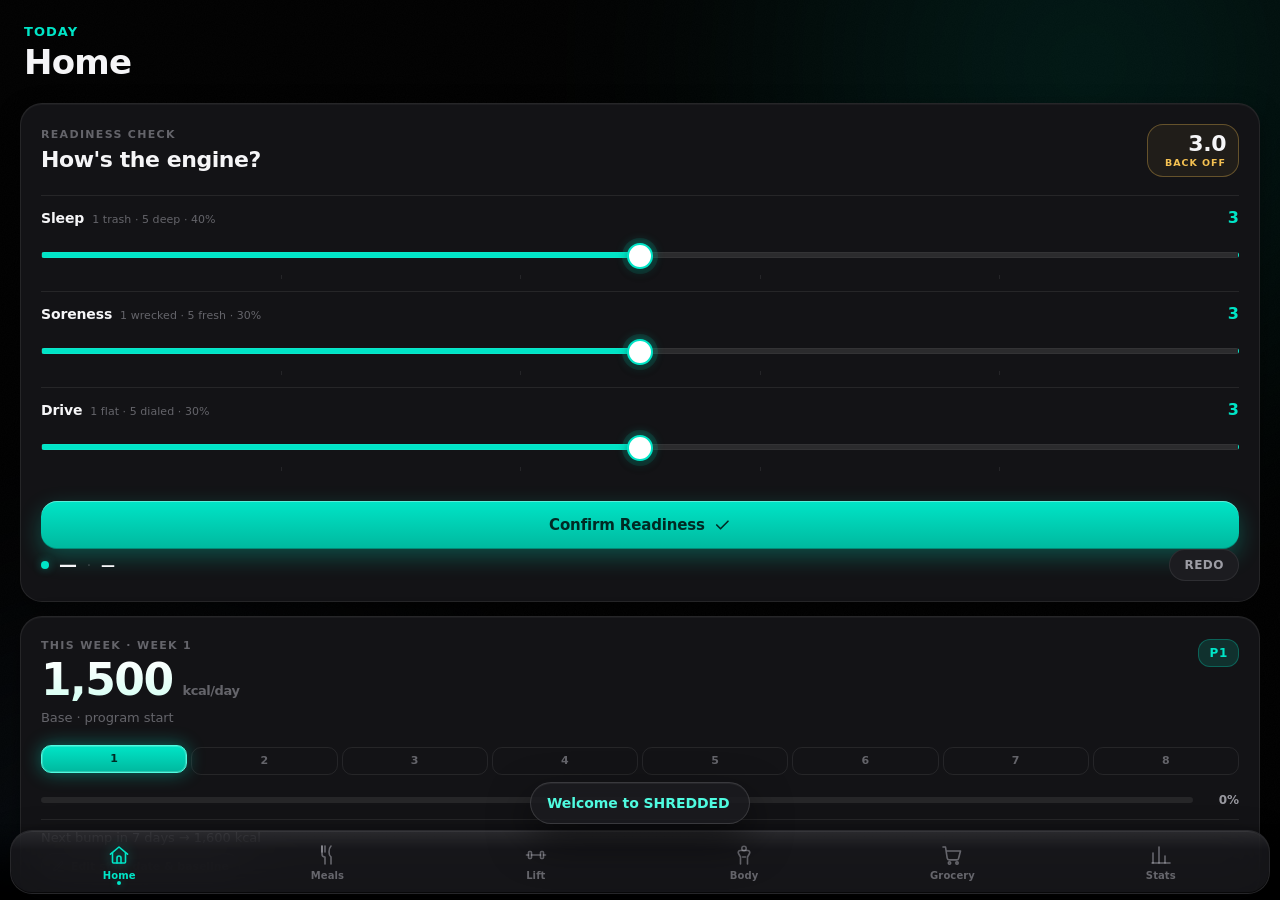
<file: index.html>
<!DOCTYPE html>
<html lang="en">
<head>
  <meta charset="UTF-8" />
  <meta name="viewport" content="width=device-width, initial-scale=1.0, viewport-fit=cover, maximum-scale=1.0, user-scalable=no" />
  <meta name="theme-color" content="#000000" />
  <meta name="color-scheme" content="dark" />

  <!-- iOS PWA -->
  <meta name="apple-mobile-web-app-capable" content="yes" />
  <meta name="mobile-web-app-capable" content="yes" />
  <meta name="apple-mobile-web-app-status-bar-style" content="black-translucent" />
  <meta name="apple-mobile-web-app-title" content="SHREDDED" />
  <meta name="format-detection" content="telephone=no" />
  <link rel="apple-touch-icon" href="data:image/svg+xml;utf8,<svg xmlns='http://www.w3.org/2000/svg' viewBox='0 0 180 180'><rect width='180' height='180' rx='40' fill='%23000'/><text x='50%' y='58%' font-family='-apple-system' font-size='26' font-weight='800' fill='%2300E5C7' text-anchor='middle'>SHRED</text></svg>" />
  <link rel="manifest" href='data:application/manifest+json,{"name":"SHREDDED","short_name":"SHREDDED","start_url":".","display":"standalone","background_color":"%23000000","theme_color":"%23000000","orientation":"portrait"}' />

  <title>SHREDDED</title>
  <link rel="stylesheet" href="styles.css" />
</head>
<body>

  <!-- Ambient atmosphere layer (radial cyan glow + grain) -->
  <div class="atmosphere" aria-hidden="true">
    <div class="atmosphere__glow atmosphere__glow--top"></div>
    <div class="atmosphere__glow atmosphere__glow--bottom"></div>
    <div class="atmosphere__grain"></div>
  </div>

  <!-- App shell -->
  <main id="app" class="app">

    <!-- ==================== HOME ==================== -->
    <section class="view" data-view="home" aria-labelledby="view-home-title">
      <header class="view__header">
        <p class="view__eyebrow">Today</p>
        <h1 id="view-home-title" class="view__title">Home</h1>
      </header>
      <div class="view__body">
        <div class="placeholder">
          <span class="placeholder__pulse"></span>
          <p>Daily dashboard mounts here in Phase 2.</p>
        </div>
      </div>
    </section>

    <!-- ==================== MEALS ==================== -->
    <section class="view" data-view="meals" aria-labelledby="view-meals-title" hidden>
      <header class="view__header">
        <p class="view__eyebrow">Fuel</p>
        <h1 id="view-meals-title" class="view__title">Meals</h1>
      </header>
      <div class="view__body">
        <div class="placeholder">
          <span class="placeholder__pulse"></span>
          <p>Macro ring, meal cards & USDA search land here.</p>
        </div>
      </div>
    </section>

    <!-- ==================== LIFT ==================== -->
    <section class="view" data-view="lift" aria-labelledby="view-lift-title" hidden>
      <header class="view__header">
        <p class="view__eyebrow">Train</p>
        <h1 id="view-lift-title" class="view__title">Lift</h1>
      </header>
      <div class="view__body">
        <div class="placeholder">
          <span class="placeholder__pulse"></span>
          <p>Session view + progressive overload engine.</p>
        </div>
      </div>
    </section>

    <!-- ==================== BODY ==================== -->
    <section class="view" data-view="body" aria-labelledby="view-body-title" hidden>
      <header class="view__header">
        <p class="view__eyebrow">Track</p>
        <h1 id="view-body-title" class="view__title">Body</h1>
      </header>
      <div class="view__body">
        <div class="placeholder">
          <span class="placeholder__pulse"></span>
          <p>Weight, waist, trends & data backup.</p>
        </div>
      </div>
    </section>

    <!-- ==================== GROCERY ==================== -->
    <section class="view" data-view="grocery" aria-labelledby="view-grocery-title" hidden>
      <header class="view__header">
        <p class="view__eyebrow">Shop</p>
        <h1 id="view-grocery-title" class="view__title">Grocery</h1>
      </header>
      <div class="view__body">
        <div class="placeholder">
          <span class="placeholder__pulse"></span>
          <p>Categorized checklist, syncs to Meals availability.</p>
        </div>
      </div>
    </section>

    <!-- ==================== STATS ==================== -->
    <section class="view" data-view="stats" aria-labelledby="view-stats-title" hidden>
      <header class="view__header">
        <p class="view__eyebrow">Insight</p>
        <h1 id="view-stats-title" class="view__title">Stats</h1>
      </header>
      <div class="view__body">
        <div class="placeholder">
          <span class="placeholder__pulse"></span>
          <p>BMR, TDEE, charts, plateau detection & citations.</p>
        </div>
      </div>
    </section>

  </main>

  <!-- Toast layer -->
  <div id="toast-root" class="toast-root" aria-live="polite" aria-atomic="true"></div>

  <!-- ==================== BOTTOM NAV ==================== -->
  <nav class="tabbar" role="tablist" aria-label="Primary">
    <div class="tabbar__inner">

      <button class="tab" role="tab" data-tab="home" aria-selected="true" aria-controls="view-home-title">
        <span class="tab__icon" aria-hidden="true">
          <svg viewBox="0 0 24 24" fill="none" stroke="currentColor" stroke-width="1.6" stroke-linecap="round" stroke-linejoin="round">
            <path d="M3.5 11.2 12 4l8.5 7.2"/>
            <path d="M5.5 10v9a1 1 0 0 0 1 1h11a1 1 0 0 0 1-1v-9"/>
            <path d="M10 20v-5a2 2 0 0 1 4 0v5"/>
          </svg>
        </span>
        <span class="tab__label">Home</span>
        <span class="tab__dot" aria-hidden="true"></span>
      </button>

      <button class="tab" role="tab" data-tab="meals" aria-selected="false">
        <span class="tab__icon" aria-hidden="true">
          <svg viewBox="0 0 24 24" fill="none" stroke="currentColor" stroke-width="1.6" stroke-linecap="round" stroke-linejoin="round">
            <path d="M7 3v8a3 3 0 0 0 3 3v7"/>
            <path d="M7 3v6"/>
            <path d="M10 3v6"/>
            <path d="M16 3c-1.5 1.5-2 4-2 6s.5 4 2 5v7"/>
          </svg>
        </span>
        <span class="tab__label">Meals</span>
        <span class="tab__dot" aria-hidden="true"></span>
      </button>

      <button class="tab" role="tab" data-tab="lift" aria-selected="false">
        <span class="tab__icon" aria-hidden="true">
          <svg viewBox="0 0 24 24" fill="none" stroke="currentColor" stroke-width="1.6" stroke-linecap="round" stroke-linejoin="round">
            <path d="M2.5 12h2"/>
            <path d="M19.5 12h2"/>
            <rect x="4.5" y="8.5" width="3" height="7" rx="1"/>
            <rect x="16.5" y="8.5" width="3" height="7" rx="1"/>
            <path d="M7.5 12h9"/>
          </svg>
        </span>
        <span class="tab__label">Lift</span>
        <span class="tab__dot" aria-hidden="true"></span>
      </button>

      <button class="tab" role="tab" data-tab="body" aria-selected="false">
        <span class="tab__icon" aria-hidden="true">
          <svg viewBox="0 0 24 24" fill="none" stroke="currentColor" stroke-width="1.6" stroke-linecap="round" stroke-linejoin="round">
            <circle cx="12" cy="5.5" r="2.2"/>
            <path d="M8.5 21V14l-2-3.5a2 2 0 0 1 1.7-3h7.6a2 2 0 0 1 1.7 3L15.5 14v7"/>
            <path d="M10.5 14h3"/>
          </svg>
        </span>
        <span class="tab__label">Body</span>
        <span class="tab__dot" aria-hidden="true"></span>
      </button>

      <button class="tab" role="tab" data-tab="grocery" aria-selected="false">
        <span class="tab__icon" aria-hidden="true">
          <svg viewBox="0 0 24 24" fill="none" stroke="currentColor" stroke-width="1.6" stroke-linecap="round" stroke-linejoin="round">
            <path d="M3 4h2.5l1.7 11.2a2 2 0 0 0 2 1.7h7.4a2 2 0 0 0 2-1.6L20.5 8H7"/>
            <circle cx="9.5" cy="20" r="1.2"/>
            <circle cx="17" cy="20" r="1.2"/>
          </svg>
        </span>
        <span class="tab__label">Grocery</span>
        <span class="tab__dot" aria-hidden="true"></span>
      </button>

      <button class="tab" role="tab" data-tab="stats" aria-selected="false">
        <span class="tab__icon" aria-hidden="true">
          <svg viewBox="0 0 24 24" fill="none" stroke="currentColor" stroke-width="1.6" stroke-linecap="round" stroke-linejoin="round">
            <path d="M4 20V10"/>
            <path d="M10 20V4"/>
            <path d="M16 20v-7"/>
            <path d="M3 20h18"/>
          </svg>
        </span>
        <span class="tab__label">Stats</span>
        <span class="tab__dot" aria-hidden="true"></span>
      </button>

    </div>
  </nav>

  <script src="app.js" defer></script>
  <script src="exercises.js" defer></script>
  <script src="meals_data.js" defer></script>
  <script src="grocery_data.js" defer></script>
  <script src="home.js" defer></script>
  <script src="lift.js" defer></script>
  <script src="meals.js" defer></script>
  <script src="body.js" defer></script>
  <script src="grocery.js" defer></script>
  <script src="stats.js" defer></script>
</body>
</html>
</file>
<file: styles.css>
/* ============================================================
   SHREDDED — Foundation Stylesheet
   ------------------------------------------------------------
   Aesthetic: Apple-native, OLED graphite + electric cyan
   Layers: tokens → reset → atmosphere → app shell → tabbar
   ============================================================ */

/* ---------- 1. Design Tokens ---------- */
:root {
  /* Surfaces — pure black for OLED, graphite for elevated layers */
  --srf-0:        #000000;          /* page */
  --srf-1:        #0A0A0C;          /* low elevation */
  --srf-2:        #131316;          /* card */
  --srf-3:        #1C1C20;          /* card hover / sheet */
  --srf-4:        #26262B;          /* divider strong */

  /* Glass — translucent layers used on top of atmosphere */
  --glass-1:      rgba(22, 22, 26, 0.62);
  --glass-2:      rgba(28, 28, 32, 0.72);
  --glass-stroke: rgba(255, 255, 255, 0.08);
  --glass-stroke-strong: rgba(255, 255, 255, 0.14);

  /* Text */
  --txt-primary:   #F5F5F7;          /* near-white, iOS-like */
  --txt-secondary: rgba(235, 235, 245, 0.62);
  --txt-tertiary:  rgba(235, 235, 245, 0.38);
  --txt-quaternary:rgba(235, 235, 245, 0.20);

  /* Accent — Electric Cyan / Neon Mint */
  --accent:        #00E5C7;          /* primary cyan-mint */
  --accent-bright: #4FFBE0;          /* hover / glow */
  --accent-deep:   #00B89E;          /* pressed */
  --accent-soft:   rgba(0, 229, 199, 0.14);
  --accent-glow:   rgba(0, 229, 199, 0.42);

  /* Semantic — cool-toned only, no bloody reds */
  --good:    #34D399;
  --warn:    #F4C152;
  --bad:     #FF6B6B;                /* desaturated coral, not blood */
  --info:    #6FB7FF;

  /* Radii */
  --r-xs: 8px;
  --r-sm: 12px;
  --r-md: 16px;
  --r-lg: 22px;
  --r-xl: 28px;
  --r-pill: 999px;

  /* Shadows */
  --sh-soft: 0 1px 0 rgba(255,255,255,0.04) inset, 0 8px 24px rgba(0,0,0,0.4);
  --sh-lift: 0 1px 0 rgba(255,255,255,0.05) inset, 0 18px 40px rgba(0,0,0,0.55);
  --sh-glow: 0 0 0 1px rgba(0,229,199,0.18), 0 8px 28px rgba(0,229,199,0.18);

  /* Motion */
  --ease-out: cubic-bezier(0.22, 1, 0.36, 1);
  --ease-spring: cubic-bezier(0.34, 1.56, 0.64, 1);
  --dur-fast: 140ms;
  --dur-med:  240ms;
  --dur-slow: 420ms;

  /* Layout */
  --gutter: 20px;
  --tabbar-h: 64px;
  --safe-bottom: env(safe-area-inset-bottom, 0px);
  --safe-top:    env(safe-area-inset-top, 0px);

  /* Type */
  --font-sys: -apple-system, BlinkMacSystemFont, "SF Pro Text", "SF Pro Display",
              system-ui, "Helvetica Neue", Arial, sans-serif;
  --font-mono: "SF Mono", ui-monospace, "JetBrains Mono", Menlo, monospace;
}

/* ---------- 2. Reset ---------- */
*, *::before, *::after { box-sizing: border-box; }
html, body {
  margin: 0;
  padding: 0;
  height: 100%;
  background: var(--srf-0);
  color: var(--txt-primary);
  font-family: var(--font-sys);
  -webkit-font-smoothing: antialiased;
  -moz-osx-font-smoothing: grayscale;
  text-rendering: optimizeLegibility;
  font-feature-settings: "ss01", "cv11", "tnum" 0;
  overscroll-behavior: none;
  -webkit-tap-highlight-color: transparent;
  touch-action: manipulation;
}
body {
  /* Prevent rubber-banding from showing white seams in standalone mode */
  position: fixed;
  inset: 0;
  overflow: hidden;
}
button {
  font: inherit;
  color: inherit;
  background: transparent;
  border: 0;
  padding: 0;
  cursor: pointer;
  -webkit-tap-highlight-color: transparent;
}
input, select, textarea { font: inherit; color: inherit; }
img, svg { display: block; max-width: 100%; }
::selection { background: var(--accent-soft); color: var(--accent-bright); }

/* ---------- 3. Atmosphere (background layer) ---------- */
.atmosphere {
  position: fixed;
  inset: 0;
  z-index: 0;
  pointer-events: none;
  overflow: hidden;
}
.atmosphere__glow {
  position: absolute;
  width: 90vw;
  aspect-ratio: 1 / 1;
  border-radius: 50%;
  filter: blur(80px);
  opacity: 0.55;
  will-change: transform;
}
.atmosphere__glow--top {
  top: -40vw;
  right: -30vw;
  background: radial-gradient(circle, rgba(0,229,199,0.22), rgba(0,229,199,0) 60%);
  animation: drift 22s var(--ease-out) infinite alternate;
}
.atmosphere__glow--bottom {
  bottom: -50vw;
  left: -35vw;
  background: radial-gradient(circle, rgba(111,183,255,0.14), rgba(111,183,255,0) 60%);
  animation: drift 28s var(--ease-out) infinite alternate-reverse;
}
@keyframes drift {
  0%   { transform: translate(0,0) scale(1); }
  100% { transform: translate(4vw, -3vw) scale(1.08); }
}
/* Subtle SVG noise for OLED depth */
.atmosphere__grain {
  position: absolute;
  inset: 0;
  opacity: 0.035;
  mix-blend-mode: overlay;
  background-image: url("data:image/svg+xml;utf8,<svg xmlns='http://www.w3.org/2000/svg' width='160' height='160'><filter id='n'><feTurbulence type='fractalNoise' baseFrequency='0.9' numOctaves='2' stitchTiles='stitch'/><feColorMatrix values='0 0 0 0 1  0 0 0 0 1  0 0 0 0 1  0 0 0 0.6 0'/></filter><rect width='100%' height='100%' filter='url(%23n)'/></svg>");
}
@media (prefers-reduced-motion: reduce) {
  .atmosphere__glow { animation: none; }
}

/* ---------- 4. App Shell ---------- */
.app {
  position: relative;
  z-index: 1;
  height: 100dvh;
  height: 100vh;
  overflow-y: auto;
  -webkit-overflow-scrolling: touch;
  overscroll-behavior: contain;
  /* Reserve space so tabbar never overlaps content (40px clearance above tabbar top) */
  padding-bottom: calc(var(--tabbar-h) + var(--safe-bottom) + 56px);
  scrollbar-width: none;
}
.app::-webkit-scrollbar { display: none; }

/* ---------- 5. View ---------- */
.view {
  display: block;
  padding: calc(var(--safe-top) + 12px) var(--gutter) 0;
  animation: viewIn var(--dur-slow) var(--ease-out) both;
}
.view[hidden] { display: none; }

@keyframes viewIn {
  from { opacity: 0; transform: translateY(6px); }
  to   { opacity: 1; transform: translateY(0); }
}

.view__header {
  padding: 12px 4px 22px;
}
.view__eyebrow {
  margin: 0 0 6px;
  font-size: 13px;
  font-weight: 600;
  letter-spacing: 0.08em;
  text-transform: uppercase;
  color: var(--accent);
}
.view__title {
  margin: 0;
  font-size: 34px;
  line-height: 1.05;
  font-weight: 800;
  letter-spacing: -0.022em;
  color: var(--txt-primary);
}

/* Phase-1 placeholder card so the shell looks alive */
.placeholder {
  position: relative;
  display: flex;
  align-items: center;
  gap: 14px;
  padding: 22px;
  border-radius: var(--r-lg);
  background: var(--glass-1);
  border: 1px solid var(--glass-stroke);
  backdrop-filter: blur(24px) saturate(160%);
  -webkit-backdrop-filter: blur(24px) saturate(160%);
  box-shadow: var(--sh-soft);
  color: var(--txt-secondary);
  font-size: 15px;
  letter-spacing: -0.01em;
}
.placeholder p { margin: 0; }
.placeholder__pulse {
  flex: 0 0 auto;
  width: 10px;
  height: 10px;
  border-radius: 50%;
  background: var(--accent);
  box-shadow: 0 0 0 0 var(--accent-glow);
  animation: pulse 1.8s var(--ease-out) infinite;
}
@keyframes pulse {
  0%   { box-shadow: 0 0 0 0 var(--accent-glow); }
  70%  { box-shadow: 0 0 0 12px rgba(0,229,199,0); }
  100% { box-shadow: 0 0 0 0 rgba(0,229,199,0); }
}

/* ---------- 6. Toast layer ---------- */
.toast-root {
  position: fixed;
  left: 0; right: 0;
  bottom: calc(var(--tabbar-h) + var(--safe-bottom) + 12px);
  z-index: 50;
  display: flex;
  flex-direction: column;
  align-items: center;
  gap: 8px;
  pointer-events: none;
  padding: 0 var(--gutter);
}
.toast {
  pointer-events: auto;
  min-width: 220px;
  max-width: 92vw;
  padding: 12px 16px;
  border-radius: var(--r-pill);
  background: var(--glass-2);
  border: 1px solid var(--glass-stroke-strong);
  backdrop-filter: blur(22px) saturate(180%);
  -webkit-backdrop-filter: blur(22px) saturate(180%);
  color: var(--txt-primary);
  font-size: 14px;
  font-weight: 600;
  letter-spacing: -0.005em;
  box-shadow: var(--sh-lift);
  display: flex;
  align-items: center;
  gap: 10px;
  animation: toastIn 320ms var(--ease-spring) both;
}
.toast--accent { color: var(--accent-bright); }
.toast--good   { color: var(--good); }
.toast--bad    { color: var(--bad); }
.toast.is-leaving { animation: toastOut 220ms var(--ease-out) both; }
@keyframes toastIn {
  from { opacity: 0; transform: translateY(12px) scale(0.96); }
  to   { opacity: 1; transform: translateY(0)    scale(1); }
}
@keyframes toastOut {
  to   { opacity: 0; transform: translateY(8px) scale(0.98); }
}

/* ============================================================
   7. BOTTOM TABBAR — Premium iOS frosted glass
   ============================================================ */
.tabbar {
  position: fixed;
  left: 0; right: 0; bottom: 0;
  z-index: 40;
  padding: 6px 10px calc(var(--safe-bottom) + 6px);
  /* Bleed-out gradient that fades content behind into pure black before glass starts */
  background: linear-gradient(
    to top,
    rgba(0,0,0,0.92) 0%,
    rgba(0,0,0,0.72) 38%,
    rgba(0,0,0,0)    100%
  );
}
.tabbar__inner {
  position: relative;
  display: grid;
  grid-template-columns: repeat(6, 1fr);
  align-items: stretch;
  height: var(--tabbar-h);
  padding: 6px 4px;
  border-radius: 22px;
  background: var(--glass-2);
  border: 1px solid var(--glass-stroke);
  /* The hero frosted-glass effect */
  backdrop-filter: blur(24px) saturate(180%);
  -webkit-backdrop-filter: blur(24px) saturate(180%);
  box-shadow:
    0 1px 0 rgba(255,255,255,0.06) inset,
    0 -1px 0 rgba(0,0,0,0.6) inset,
    0 14px 32px rgba(0,0,0,0.55);
}
/* Hairline highlight — gives the glass a top edge of light, very iOS */
.tabbar__inner::before {
  content: "";
  position: absolute;
  inset: 0;
  border-radius: inherit;
  pointer-events: none;
  background: linear-gradient(
    to bottom,
    rgba(255,255,255,0.08),
    rgba(255,255,255,0) 30%
  );
}

/* ---------- Tab Button ---------- */
.tab {
  position: relative;
  min-height: 44px;       /* a11y thumb target */
  display: flex;
  flex-direction: column;
  align-items: center;
  justify-content: center;
  gap: 3px;
  border-radius: 14px;
  color: var(--txt-tertiary);
  transition:
    color var(--dur-med) var(--ease-out),
    transform var(--dur-fast) var(--ease-out),
    background var(--dur-med) var(--ease-out);
}
.tab__icon {
  width: 24px;
  height: 24px;
  display: grid;
  place-items: center;
}
.tab__icon svg {
  width: 100%;
  height: 100%;
  transition: transform var(--dur-med) var(--ease-spring);
}
.tab__label {
  font-size: 10px;
  font-weight: 600;
  letter-spacing: 0.01em;
  font-feature-settings: "tnum" 1;
}
.tab__dot {
  position: absolute;
  bottom: 2px;
  width: 4px;
  height: 4px;
  border-radius: 50%;
  background: var(--accent);
  opacity: 0;
  transform: translateY(2px) scale(0.5);
  transition:
    opacity var(--dur-med) var(--ease-out),
    transform var(--dur-med) var(--ease-spring);
  box-shadow: 0 0 8px var(--accent-glow);
}

/* Press state — soft, iOS scale-down */
.tab:active {
  transform: scale(0.94);
}
.tab:active .tab__icon svg {
  transform: scale(0.92);
}

/* Active state */
.tab[aria-selected="true"] {
  color: var(--accent);
}
.tab[aria-selected="true"] .tab__icon svg {
  filter: drop-shadow(0 0 6px var(--accent-glow));
}
.tab[aria-selected="true"] .tab__dot {
  opacity: 1;
  transform: translateY(0) scale(1);
}

/* Hover — desktop dev nicety */
@media (hover: hover) {
  .tab:hover { color: var(--txt-secondary); }
  .tab[aria-selected="true"]:hover { color: var(--accent-bright); }
}

/* Focus ring — subtle, only when keyboard navigating */
.tab:focus-visible {
  outline: none;
  box-shadow: 0 0 0 2px var(--accent-soft), 0 0 0 1px var(--accent) inset;
}

/* ============================================================
   8. Reusable utility primitives (used across all phases)
   ============================================================ */
.card {
  position: relative;
  padding: 18px;
  border-radius: var(--r-lg);
  background: var(--srf-2);
  border: 1px solid var(--glass-stroke);
  box-shadow: var(--sh-soft);
}
.card--glass {
  background: var(--glass-1);
  backdrop-filter: blur(20px) saturate(160%);
  -webkit-backdrop-filter: blur(20px) saturate(160%);
}
.row { display: flex; align-items: center; gap: 12px; }
.row--between { justify-content: space-between; }
.stack { display: flex; flex-direction: column; gap: 12px; }
.muted { color: var(--txt-secondary); }
.tnum  { font-variant-numeric: tabular-nums; font-feature-settings: "tnum" 1; }
.metric {
  font-size: 28px;
  font-weight: 700;
  letter-spacing: -0.02em;
  font-variant-numeric: tabular-nums;
}
.unit {
  font-size: 13px;
  font-weight: 600;
  color: var(--txt-tertiary);
  margin-left: 4px;
}
.chip {
  display: inline-flex;
  align-items: center;
  gap: 6px;
  padding: 6px 10px;
  font-size: 12px;
  font-weight: 600;
  letter-spacing: 0.01em;
  border-radius: var(--r-pill);
  background: var(--srf-3);
  color: var(--txt-secondary);
  border: 1px solid var(--glass-stroke);
}
.chip--accent {
  background: var(--accent-soft);
  color: var(--accent-bright);
  border-color: rgba(0,229,199,0.28);
}

/* ============================================================
   9. CARD PRIMITIVES (used across tabs)
   ============================================================ */
.card__eyebrow {
  margin: 0 0 6px;
  font-size: 11px;
  font-weight: 700;
  letter-spacing: 0.12em;
  text-transform: uppercase;
  color: var(--txt-tertiary);
}
.card__title {
  margin: 0;
  font-size: 22px;
  font-weight: 700;
  letter-spacing: -0.02em;
  color: var(--txt-primary);
  line-height: 1.15;
  display: flex;
  align-items: baseline;
  gap: 6px;
  flex-wrap: wrap;
}
.card__sub {
  margin: 8px 0 0;
  font-size: 13px;
  color: var(--txt-secondary);
  letter-spacing: -0.005em;
}
.card__sub[data-tone="good"]    { color: var(--good); }
.card__sub[data-tone="warn"]    { color: var(--warn); }
.card__sub[data-tone="bad"]     { color: var(--bad); }
.card__sub[data-tone="neutral"] { color: var(--txt-tertiary); }

.metric--xl {
  font-size: 44px;
  font-weight: 800;
  letter-spacing: -0.035em;
  line-height: 1;
  font-variant-numeric: tabular-nums;
  background: linear-gradient(180deg, #FFFFFF 0%, #C8FFEF 130%);
  -webkit-background-clip: text;
  background-clip: text;
  color: transparent;
}

/* ---------- Button primitives ---------- */
.btn {
  display: inline-flex;
  align-items: center;
  justify-content: center;
  gap: 8px;
  min-height: 48px;
  padding: 0 22px;
  border-radius: var(--r-md);
  font-size: 15px;
  font-weight: 700;
  letter-spacing: -0.01em;
  transition: transform var(--dur-fast) var(--ease-out),
              background var(--dur-med) var(--ease-out),
              box-shadow var(--dur-med) var(--ease-out);
}
.btn:active { transform: scale(0.97); }
.btn--primary {
  width: 100%;
  background: linear-gradient(180deg, var(--accent) 0%, var(--accent-deep) 100%);
  color: #002A24;
  box-shadow:
    0 1px 0 rgba(255,255,255,0.35) inset,
    0 -1px 0 rgba(0,0,0,0.25) inset,
    0 8px 22px rgba(0,229,199,0.28);
}
.btn--primary:active {
  background: var(--accent-deep);
  box-shadow:
    0 1px 0 rgba(255,255,255,0.25) inset,
    0 4px 12px rgba(0,229,199,0.32);
}

/* ============================================================
   10. HOME TAB
   ============================================================ */
.home {
  display: flex;
  flex-direction: column;
  gap: 14px;
}

/* ---------- 10.1 Readiness Check ---------- */
.home__readiness { padding: 20px; }

.rd__head { margin-bottom: 18px; }

.rd__score {
  display: flex;
  flex-direction: column;
  align-items: flex-end;
  gap: 2px;
  padding: 8px 12px 8px 14px;
  border-radius: var(--r-md);
  background: var(--srf-3);
  border: 1px solid var(--glass-stroke);
  min-width: 92px;
  transition: border-color var(--dur-med) var(--ease-out), background var(--dur-med) var(--ease-out);
}
.rd__score[data-tone="good"] { border-color: rgba(52,211,153,0.32); background: rgba(52,211,153,0.06); }
.rd__score[data-tone="warn"] { border-color: rgba(244,193,82,0.32); background: rgba(244,193,82,0.06); }
.rd__score[data-tone="bad"]  { border-color: rgba(255,107,107,0.32); background: rgba(255,107,107,0.06); }

.rd__score-num {
  font-size: 22px;
  font-weight: 800;
  letter-spacing: -0.02em;
  color: var(--txt-primary);
  line-height: 1;
}
.rd__score-tag {
  font-size: 9.5px;
  font-weight: 800;
  letter-spacing: 0.1em;
  text-transform: uppercase;
  color: var(--txt-tertiary);
  transition: color var(--dur-med) var(--ease-out);
}
.rd__score-tag[data-tone="good"] { color: var(--good); }
.rd__score-tag[data-tone="warn"] { color: var(--warn); }
.rd__score-tag[data-tone="bad"]  { color: var(--bad); }

.rd__row {
  position: relative;
  padding: 12px 0;
  border-top: 1px solid var(--glass-stroke);
}
.rd__row:first-of-type { border-top: 0; padding-top: 4px; }

.rd__row-head {
  display: flex;
  align-items: baseline;
  gap: 8px;
  margin-bottom: 10px;
}
.rd__label {
  font-size: 14px;
  font-weight: 700;
  letter-spacing: -0.01em;
  color: var(--txt-primary);
}
.rd__hint {
  flex: 1;
  font-size: 11px;
  color: var(--txt-tertiary);
  letter-spacing: 0.005em;
}
.rd__val {
  font-size: 16px;
  font-weight: 800;
  color: var(--accent);
  min-width: 18px;
  text-align: right;
}

/* Custom range slider — track + thumb, with --val for fill */
.rd__slider {
  --val: 50%;
  -webkit-appearance: none;
  appearance: none;
  width: 100%;
  height: 36px;
  background: transparent;
  margin: 0;
  padding: 0;
  cursor: pointer;
}
.rd__slider:focus { outline: none; }

.rd__slider::-webkit-slider-runnable-track {
  height: 6px;
  border-radius: 999px;
  background:
    linear-gradient(90deg, var(--accent) 0 var(--val), rgba(255,255,255,0.10) var(--val) 100%);
  border: 1px solid rgba(255,255,255,0.04);
}
.rd__slider::-moz-range-track {
  height: 6px;
  border-radius: 999px;
  background: rgba(255,255,255,0.10);
}
.rd__slider::-moz-range-progress {
  height: 6px;
  border-radius: 999px;
  background: var(--accent);
}

.rd__slider::-webkit-slider-thumb {
  -webkit-appearance: none;
  appearance: none;
  width: 26px;
  height: 26px;
  margin-top: -10px;
  border-radius: 50%;
  background: #FFFFFF;
  border: 2px solid var(--accent);
  box-shadow:
    0 0 0 5px rgba(0,229,199,0.10),
    0 4px 10px rgba(0,0,0,0.4),
    0 0 12px var(--accent-glow);
  transition: transform var(--dur-fast) var(--ease-out), box-shadow var(--dur-med) var(--ease-out);
}
.rd__slider::-moz-range-thumb {
  width: 26px;
  height: 26px;
  border-radius: 50%;
  background: #FFFFFF;
  border: 2px solid var(--accent);
  box-shadow:
    0 0 0 5px rgba(0,229,199,0.10),
    0 4px 10px rgba(0,0,0,0.4),
    0 0 12px var(--accent-glow);
}
.rd__slider:active::-webkit-slider-thumb {
  transform: scale(1.12);
  box-shadow:
    0 0 0 8px rgba(0,229,199,0.16),
    0 6px 14px rgba(0,0,0,0.5),
    0 0 18px var(--accent-glow);
}

.rd__ticks {
  display: grid;
  grid-template-columns: repeat(5, 1fr);
  margin-top: -2px;
  pointer-events: none;
}
.rd__ticks span {
  height: 4px;
  border-left: 1px solid rgba(255,255,255,0.08);
}
.rd__ticks span:first-child { border-left: 0; }

.rd__confirm {
  margin-top: 18px;
}

/* Collapsed pill (post-confirm) */
.rd-done {
  display: flex;
  align-items: center;
  gap: 10px;
  font-size: 14px;
  letter-spacing: -0.01em;
}
.rd-done__dot {
  width: 8px;
  height: 8px;
  border-radius: 50%;
  background: var(--accent);
  box-shadow: 0 0 8px var(--accent-glow);
}
.rd-done__dot[data-tone="good"] { background: var(--good); box-shadow: 0 0 8px rgba(52,211,153,0.6); }
.rd-done__dot[data-tone="warn"] { background: var(--warn); box-shadow: 0 0 8px rgba(244,193,82,0.6); }
.rd-done__dot[data-tone="bad"]  { background: var(--bad);  box-shadow: 0 0 8px rgba(255,107,107,0.6); }

.rd-done__num {
  font-size: 18px;
  font-weight: 800;
  letter-spacing: -0.02em;
  color: var(--txt-primary);
}
.rd-done__sep { color: var(--txt-quaternary); }
.rd-done__label {
  flex: 1;
  font-weight: 700;
  letter-spacing: -0.005em;
}
.rd-done__label[data-tone="good"] { color: var(--good); }
.rd-done__label[data-tone="warn"] { color: var(--warn); }
.rd-done__label[data-tone="bad"]  { color: var(--bad); }

.rd-done__redo {
  font-size: 12px;
  font-weight: 700;
  letter-spacing: 0.04em;
  text-transform: uppercase;
  color: var(--txt-secondary);
  padding: 8px 14px;
  border-radius: var(--r-pill);
  background: var(--srf-3);
  border: 1px solid var(--glass-stroke);
  transition: color var(--dur-fast) var(--ease-out), background var(--dur-fast) var(--ease-out);
}
.rd-done__redo:active { background: var(--srf-4); color: var(--txt-primary); }

/* ---------- 10.2 Calorie Ramp ---------- */
.home__ramp { padding: 22px 20px 18px; }

.ramp__phase-tag {
  font-size: 12px;
  font-weight: 800;
  letter-spacing: 0.06em;
  color: var(--accent);
  background: var(--accent-soft);
  border: 1px solid rgba(0,229,199,0.28);
  padding: 6px 10px;
  border-radius: var(--r-sm);
  align-self: flex-start;
}

.ramp__timeline {
  display: grid;
  grid-template-columns: repeat(8, 1fr);
  gap: 4px;
  margin: 18px 0 14px;
  padding: 4px 0;
}
.tl__dot {
  position: relative;
  height: 28px;
  border-radius: 10px;
  display: grid;
  place-items: center;
  border: 1px solid var(--glass-stroke);
  background: var(--srf-3);
  transition: transform var(--dur-med) var(--ease-spring),
              background var(--dur-med) var(--ease-out),
              border-color var(--dur-med) var(--ease-out),
              box-shadow var(--dur-med) var(--ease-out);
}
.tl__num {
  font-size: 11px;
  font-weight: 700;
  color: var(--txt-tertiary);
  letter-spacing: 0.02em;
}
.tl__dot--past {
  background: rgba(0,229,199,0.10);
  border-color: rgba(0,229,199,0.22);
}
.tl__dot--past .tl__num { color: var(--accent-deep); }

.tl__dot--current {
  background: linear-gradient(180deg, var(--accent) 0%, var(--accent-deep) 100%);
  border-color: var(--accent-bright);
  transform: translateY(-2px);
  box-shadow:
    0 0 0 1px rgba(255,255,255,0.18) inset,
    0 0 18px var(--accent-glow);
  animation: tlPulse 2.4s var(--ease-out) infinite;
}
.tl__dot--current .tl__num { color: #002A24; font-weight: 800; }
@keyframes tlPulse {
  0%, 100% { box-shadow: 0 0 0 1px rgba(255,255,255,0.18) inset, 0 0 18px var(--accent-glow); }
  50%      { box-shadow: 0 0 0 1px rgba(255,255,255,0.22) inset, 0 0 26px var(--accent-glow); }
}

.tl__dot--future { background: transparent; }

.ramp__progress {
  display: flex;
  align-items: center;
  gap: 10px;
  margin: 0 0 12px;
}
.ramp__progress-track {
  flex: 1;
  height: 6px;
  border-radius: 999px;
  background: rgba(255,255,255,0.08);
  overflow: hidden;
}
.ramp__progress-fill {
  height: 100%;
  width: 0%;
  background: linear-gradient(90deg, var(--accent) 0%, var(--accent-bright) 100%);
  border-radius: 999px;
  transition: width var(--dur-slow) var(--ease-out);
  box-shadow: 0 0 8px var(--accent-glow);
}
.ramp__progress > .tnum {
  font-size: 12px;
  font-weight: 700;
  color: var(--txt-secondary);
  min-width: 36px;
  text-align: right;
}

.ramp__countdown {
  margin: 0;
  padding-top: 10px;
  border-top: 1px solid var(--glass-stroke);
  font-size: 13px;
  color: var(--txt-secondary);
  letter-spacing: -0.005em;
}

/* ---------- 10.3 Phase Hero ---------- */
.home__phase { padding: 22px 20px; }

.phase__header {
  display: flex;
  align-items: center;
  gap: 16px;
  margin-bottom: 14px;
}
.phase__num {
  font-size: 56px;
  font-weight: 800;
  letter-spacing: -0.05em;
  line-height: 1;
  color: transparent;
  -webkit-text-stroke: 1.4px var(--accent);
  text-shadow: 0 0 24px rgba(0,229,199,0.18);
}
.phase__title-block { flex: 1; }
.phase__name {
  margin: 2px 0 0;
  font-size: 26px;
  font-weight: 800;
  letter-spacing: -0.025em;
  color: var(--txt-primary);
}
.phase__desc {
  margin: 0 0 16px;
  font-size: 14.5px;
  line-height: 1.45;
  color: var(--txt-secondary);
  letter-spacing: -0.005em;
}
.phase__sci {
  padding: 14px;
  background: var(--srf-1);
  border: 1px solid var(--glass-stroke);
  border-radius: var(--r-md);
  margin-bottom: 16px;
}
.phase__sci-eye {
  margin: 0 0 6px;
  font-size: 10.5px;
  font-weight: 800;
  letter-spacing: 0.12em;
  text-transform: uppercase;
  color: var(--accent);
}
.phase__sci-body {
  margin: 0;
  font-size: 13.5px;
  line-height: 1.55;
  color: var(--txt-secondary);
  letter-spacing: -0.005em;
}

/* ---------- Segmented Control (sliding thumb) ---------- */
.seg {
  --seg-pos: 0;
  position: relative;
  display: grid;
  grid-template-columns: repeat(3, 1fr);
  padding: 4px;
  background: var(--srf-1);
  border: 1px solid var(--glass-stroke);
  border-radius: var(--r-md);
}
.seg__opt {
  position: relative;
  z-index: 1;
  min-height: 40px;
  font-size: 13px;
  font-weight: 700;
  letter-spacing: -0.005em;
  color: var(--txt-tertiary);
  transition: color var(--dur-med) var(--ease-out);
}
.seg__opt[aria-checked="true"] { color: #002A24; }
.seg__thumb {
  position: absolute;
  z-index: 0;
  top: 4px;
  bottom: 4px;
  left: 4px;
  width: calc((100% - 8px) / 3);
  background: linear-gradient(180deg, var(--accent) 0%, var(--accent-deep) 100%);
  border-radius: calc(var(--r-md) - 4px);
  transform: translateX(calc(var(--seg-pos) * 100%));
  transition: transform var(--dur-med) var(--ease-spring);
  box-shadow:
    0 1px 0 rgba(255,255,255,0.3) inset,
    0 0 16px rgba(0,229,199,0.28);
}

/* ---------- 10.4 Stat Cards 2×2 ---------- */
.home__stats {
  display: grid;
  grid-template-columns: 1fr 1fr;
  gap: 12px;
}
.stat {
  position: relative;
  padding: 16px;
  border-radius: var(--r-lg);
  background: var(--srf-2);
  border: 1px solid var(--glass-stroke);
  box-shadow: var(--sh-soft);
  min-height: 96px;
  display: flex;
  flex-direction: column;
  justify-content: space-between;
  transition: transform var(--dur-fast) var(--ease-out);
}
.stat:active { transform: scale(0.98); }
.stat__head {
  display: flex;
  align-items: center;
  gap: 8px;
}
.stat__icon {
  width: 16px;
  height: 16px;
  color: var(--accent);
}
.stat__label {
  font-size: 11px;
  font-weight: 700;
  letter-spacing: 0.1em;
  text-transform: uppercase;
  color: var(--txt-tertiary);
}
.stat__value {
  margin: 8px 0 0;
  font-size: 26px;
  font-weight: 800;
  letter-spacing: -0.025em;
  color: var(--txt-primary);
  line-height: 1;
  display: flex;
  align-items: baseline;
  gap: 4px;
}
.stat__value--text {
  font-size: 16px;
  font-weight: 700;
  letter-spacing: -0.01em;
  line-height: 1.2;
}

/* ---------- 10.5 Today at a Glance ---------- */
.home__glance { padding: 18px 20px 20px; }

.glance {
  display: grid;
  grid-template-columns: 1fr 1px 1fr 1px 1fr;
  align-items: center;
  margin-top: 6px;
}
.glance__item {
  display: flex;
  flex-direction: column;
  align-items: center;
  text-align: center;
  gap: 4px;
  padding: 4px 6px;
}
.glance__num {
  font-size: 22px;
  font-weight: 800;
  letter-spacing: -0.02em;
  color: var(--txt-primary);
}
.glance__label {
  font-size: 11px;
  font-weight: 600;
  letter-spacing: 0.02em;
  color: var(--txt-tertiary);
}
.glance__sep {
  width: 1px;
  height: 32px;
  background: var(--glass-stroke);
  justify-self: center;
}

/* ---------- Narrow phones — tighten ramp timeline labels ---------- */
@media (max-width: 360px) {
  .tl__num { font-size: 10px; }
  .phase__num { font-size: 48px; }
  .stat__value { font-size: 22px; }
}

/* ============================================================
   11. LIFT TAB
   ============================================================ */
.lift {
  display: flex;
  flex-direction: column;
  gap: 14px;
}

/* ---------- 11.1 Selector ---------- */
.lift__intro {
  padding: 4px 4px 4px;
  margin-bottom: -4px;
}
.lift__heading {
  margin: 4px 0 6px;
  font-size: 22px;
  font-weight: 800;
  letter-spacing: -0.022em;
  color: var(--txt-primary);
}
.lift__sub {
  margin: 0;
  font-size: 13.5px;
  color: var(--txt-secondary);
  letter-spacing: -0.005em;
}

.day-grid {
  display: grid;
  grid-template-columns: 1fr;
  gap: 12px;
}

.day-card {
  position: relative;
  display: block;
  text-align: left;
  padding: 18px 18px 16px;
  border-radius: var(--r-lg);
  background: var(--srf-2);
  border: 1px solid var(--glass-stroke);
  box-shadow: var(--sh-soft);
  transition: transform var(--dur-fast) var(--ease-out),
              border-color var(--dur-med) var(--ease-out),
              background var(--dur-med) var(--ease-out);
  overflow: hidden;
}
.day-card:active { transform: scale(0.985); }
.day-card::before {
  content: "";
  position: absolute;
  inset: 0 auto 0 0;
  width: 3px;
  background: linear-gradient(180deg, var(--accent), var(--accent-deep));
  opacity: 0;
  transition: opacity var(--dur-med) var(--ease-out);
}
.day-card--active {
  border-color: rgba(0,229,199,0.32);
  background: linear-gradient(180deg, rgba(0,229,199,0.06), var(--srf-2) 60%);
}
.day-card--active::before { opacity: 1; }

.day-card__head {
  display: flex;
  align-items: baseline;
  justify-content: space-between;
  margin-bottom: 6px;
}
.day-card__num {
  font-size: 12px;
  font-weight: 800;
  letter-spacing: 0.12em;
  color: var(--txt-tertiary);
}
.day-card__rpe {
  font-size: 11px;
  font-weight: 700;
  letter-spacing: 0.06em;
  color: var(--accent);
}
.day-card__name {
  margin: 2px 0 4px;
  font-size: 20px;
  font-weight: 800;
  letter-spacing: -0.022em;
  color: var(--txt-primary);
}
.day-card__focus {
  margin: 0 0 10px;
  font-size: 13px;
  color: var(--txt-secondary);
  letter-spacing: -0.005em;
}
.day-card__meta {
  display: flex;
  align-items: center;
  justify-content: space-between;
  font-size: 12px;
  color: var(--txt-tertiary);
  font-weight: 600;
  letter-spacing: 0.01em;
}
.day-card__chev {
  font-size: 16px;
  color: var(--accent);
  transition: transform var(--dur-med) var(--ease-out);
}
.day-card:active .day-card__chev { transform: translateX(3px); }
.day-card__pin {
  position: absolute;
  top: 12px;
  right: 12px;
  font-size: 10px;
  font-weight: 800;
  letter-spacing: 0.08em;
  text-transform: uppercase;
  padding: 4px 8px;
  border-radius: var(--r-pill);
  background: var(--accent-soft);
  color: var(--accent-bright);
  border: 1px solid rgba(0,229,199,0.32);
}

/* ---------- 11.2 Session header & stats ---------- */
.sess-head {
  display: flex;
  align-items: flex-start;
  gap: 10px;
  padding: 4px 0 12px;
}
.sess-head__back {
  flex: 0 0 auto;
  width: 38px;
  height: 38px;
  border-radius: 50%;
  background: var(--srf-3);
  border: 1px solid var(--glass-stroke);
  color: var(--txt-secondary);
  display: grid;
  place-items: center;
  transition: transform var(--dur-fast) var(--ease-out), color var(--dur-med) var(--ease-out);
}
.sess-head__back:active { transform: scale(0.92); color: var(--accent); }

.sess-head__text { flex: 1; }
.sess-head__name {
  margin: 4px 0 2px;
  font-size: 24px;
  font-weight: 800;
  letter-spacing: -0.024em;
  color: var(--txt-primary);
}
.sess-head__focus {
  margin: 0;
  font-size: 13.5px;
  color: var(--txt-secondary);
  letter-spacing: -0.005em;
}

.sess-stats {
  display: grid;
  grid-template-columns: 1fr 1px 1fr 1px 1fr;
  align-items: center;
  padding: 14px 18px;
  border-radius: var(--r-lg);
  background: var(--glass-1);
  backdrop-filter: blur(20px) saturate(160%);
  -webkit-backdrop-filter: blur(20px) saturate(160%);
  border: 1px solid var(--glass-stroke);
  margin-bottom: 4px;
}
.sess-stats__item {
  display: flex;
  flex-direction: column;
  align-items: center;
  gap: 2px;
}
.sess-stats__num {
  font-size: 22px;
  font-weight: 800;
  letter-spacing: -0.02em;
  color: var(--txt-primary);
}
.sess-stats__den {
  font-size: 13px;
  font-weight: 700;
  color: var(--txt-tertiary);
}
.sess-stats__label {
  font-size: 10px;
  font-weight: 700;
  letter-spacing: 0.1em;
  text-transform: uppercase;
  color: var(--txt-tertiary);
}
.sess-stats__sep {
  width: 1px;
  height: 32px;
  background: var(--glass-stroke);
  justify-self: center;
}

/* ---------- 11.3 Exercise card ---------- */
.ex-list {
  display: flex;
  flex-direction: column;
  gap: 12px;
}
.ex {
  position: relative;
  padding: 18px;
  border-radius: var(--r-lg);
  background: var(--srf-2);
  border: 1px solid var(--glass-stroke);
  box-shadow: var(--sh-soft);
}
.ex__head {
  display: flex;
  align-items: flex-start;
  justify-content: space-between;
  gap: 12px;
  margin-bottom: 14px;
}
.ex__name {
  margin: 0;
  font-size: 18px;
  font-weight: 800;
  letter-spacing: -0.018em;
  color: var(--txt-primary);
  line-height: 1.15;
}
.ex__meta {
  margin: 4px 0 0;
  font-size: 12.5px;
  color: var(--txt-secondary);
  letter-spacing: -0.005em;
}
.ex__group {
  text-transform: uppercase;
  letter-spacing: 0.08em;
  color: var(--accent);
  font-weight: 700;
  font-size: 10.5px;
}
.ex__head-actions {
  display: flex;
  align-items: center;
  gap: 8px;
}
.ex__pr-chip {
  display: inline-flex;
  align-items: center;
  font-size: 11px;
  font-weight: 800;
  letter-spacing: 0.04em;
  padding: 4px 8px;
  border-radius: var(--r-pill);
  background: var(--accent-soft);
  color: var(--accent-bright);
  border: 1px solid rgba(0,229,199,0.32);
}
.ex__hist-btn {
  width: 34px;
  height: 34px;
  border-radius: 50%;
  background: var(--srf-3);
  border: 1px solid var(--glass-stroke);
  color: var(--txt-secondary);
  display: grid;
  place-items: center;
  transition: color var(--dur-fast) var(--ease-out), transform var(--dur-fast) var(--ease-out);
}
.ex__hist-btn:active { transform: scale(0.92); color: var(--accent); }

.ex__rec {
  display: grid;
  grid-template-columns: auto 1fr;
  grid-template-rows: auto auto;
  gap: 4px 10px;
  padding: 12px 14px;
  border-radius: var(--r-md);
  background: var(--srf-1);
  border: 1px solid var(--glass-stroke);
  margin-bottom: 12px;
}
.ex__rec-tag {
  grid-row: 1 / span 2;
  align-self: center;
  font-size: 9.5px;
  font-weight: 800;
  letter-spacing: 0.12em;
  padding: 4px 8px;
  border-radius: var(--r-pill);
  background: var(--srf-3);
  color: var(--txt-tertiary);
}
.ex__rec--increase { background: rgba(0,229,199,0.06); border-color: rgba(0,229,199,0.24); }
.ex__rec--increase .ex__rec-tag { background: var(--accent-soft); color: var(--accent-bright); border: 1px solid rgba(0,229,199,0.28); }
.ex__rec--baseline { background: rgba(111,183,255,0.05); border-color: rgba(111,183,255,0.20); }
.ex__rec--baseline .ex__rec-tag { background: rgba(111,183,255,0.12); color: var(--info); border: 1px solid rgba(111,183,255,0.28); }

.ex__rec-title {
  font-size: 14px;
  font-weight: 800;
  letter-spacing: -0.012em;
  color: var(--txt-primary);
}
.ex__rec-detail {
  grid-column: 2 / 3;
  font-size: 12.5px;
  color: var(--txt-secondary);
  letter-spacing: -0.005em;
}

.ex__last {
  display: flex;
  align-items: baseline;
  gap: 8px;
  font-size: 12.5px;
  margin-bottom: 12px;
  padding: 0 4px;
}
.ex__last-tag {
  font-size: 10px;
  font-weight: 800;
  letter-spacing: 0.1em;
  text-transform: uppercase;
  color: var(--txt-tertiary);
}
.ex__last-text {
  flex: 1;
  color: var(--txt-secondary);
  letter-spacing: -0.005em;
}
.ex__last-rpe { color: var(--txt-tertiary); margin-left: 4px; }
.ex__last-date { float: right; color: var(--txt-quaternary); font-size: 11px; }

/* Set chips strip */
.ex__sets-row {
  display: flex;
  flex-wrap: wrap;
  gap: 6px;
  margin-bottom: 14px;
}
.set-chip {
  display: inline-flex;
  align-items: baseline;
  gap: 4px;
  padding: 6px 10px;
  border-radius: var(--r-sm);
  background: var(--srf-3);
  border: 1px solid var(--glass-stroke);
  font-size: 12px;
  font-weight: 700;
  color: var(--txt-tertiary);
  letter-spacing: -0.005em;
}
.set-chip__i {
  font-size: 9.5px;
  font-weight: 800;
  letter-spacing: 0.08em;
  color: var(--txt-quaternary);
  margin-right: 2px;
}
.set-chip__x { color: var(--txt-quaternary); margin: 0 1px; }
.set-chip__rpe {
  font-size: 10px;
  font-weight: 700;
  letter-spacing: 0.04em;
  color: var(--txt-tertiary);
}
.set-chip__pending { color: var(--txt-quaternary); }
.set-chip--done {
  background: rgba(0,229,199,0.06);
  border-color: rgba(0,229,199,0.22);
  color: var(--txt-primary);
}
.set-chip--done .set-chip__i { color: var(--accent); }
.set-chip--next {
  border-color: rgba(0,229,199,0.32);
  background: var(--srf-3);
  color: var(--accent);
  animation: chipPulse 2s var(--ease-out) infinite;
}
@keyframes chipPulse {
  0%, 100% { box-shadow: 0 0 0 0 rgba(0,229,199,0); }
  50%      { box-shadow: 0 0 0 3px rgba(0,229,199,0.10); }
}

/* Complete badge */
.ex__complete {
  display: flex;
  align-items: center;
  gap: 10px;
  padding: 10px 14px;
  border-radius: var(--r-md);
  background: linear-gradient(180deg, rgba(52,211,153,0.08), rgba(52,211,153,0.04));
  border: 1px solid rgba(52,211,153,0.28);
  color: var(--good);
  font-size: 13.5px;
  font-weight: 700;
  letter-spacing: -0.005em;
}
.ex__complete-check {
  width: 26px;
  height: 26px;
  border-radius: 50%;
  background: var(--good);
  color: #00261B;
  display: grid;
  place-items: center;
}
.ex__complete-text { flex: 1; color: var(--txt-primary); font-weight: 600; }
.ex__complete-text .tnum { color: var(--good); font-weight: 800; }

/* ---------- 11.4 Logger / Spinners ---------- */
.logger { padding-top: 4px; border-top: 1px solid var(--glass-stroke); }
.logger__heading {
  margin: 12px 0 12px;
  font-size: 11.5px;
  font-weight: 800;
  letter-spacing: 0.1em;
  text-transform: uppercase;
  color: var(--txt-tertiary);
}
.logger__spinners {
  display: grid;
  grid-template-columns: 1fr 1fr 1fr;
  gap: 8px;
  margin-bottom: 14px;
}
.logger__log { width: 100%; }

.spin {
  display: grid;
  grid-template-columns: 36px 1fr 36px;
  align-items: center;
  gap: 6px;
  padding: 6px;
  border-radius: var(--r-md);
  background: var(--srf-1);
  border: 1px solid var(--glass-stroke);
  user-select: none;
  -webkit-user-select: none;
  touch-action: manipulation;
}
.spin__btn {
  width: 36px;
  height: 36px;
  border-radius: 10px;
  background: var(--srf-3);
  color: var(--txt-secondary);
  display: grid;
  place-items: center;
  transition: transform var(--dur-fast) var(--ease-out),
              background var(--dur-fast) var(--ease-out),
              color var(--dur-fast) var(--ease-out);
  border: 1px solid var(--glass-stroke);
}
.spin__btn:active {
  transform: scale(0.92);
  background: var(--accent);
  color: #002A24;
  border-color: var(--accent);
}
.spin__value {
  display: flex;
  flex-direction: column;
  align-items: center;
  justify-content: center;
  gap: 0;
  min-height: 36px;
}
.spin__num {
  font-size: 18px;
  font-weight: 800;
  letter-spacing: -0.02em;
  color: var(--txt-primary);
  line-height: 1;
}
.spin__unit {
  font-size: 10px;
  font-weight: 700;
  letter-spacing: 0.06em;
  text-transform: uppercase;
  color: var(--txt-tertiary);
  margin-top: 2px;
}

/* ============================================================
   12. REST TIMER (floating bar — top of screen)
   ============================================================ */
.rest-bar {
  position: fixed;
  z-index: 60;
  top: calc(var(--safe-top) + 10px);
  left: 12px;
  right: 12px;
  border-radius: var(--r-lg);
  background: var(--glass-2);
  border: 1px solid var(--glass-stroke-strong);
  backdrop-filter: blur(22px) saturate(180%);
  -webkit-backdrop-filter: blur(22px) saturate(180%);
  box-shadow: var(--sh-lift);
  overflow: hidden;
  opacity: 0;
  transform: translateY(-12px) scale(0.98);
  pointer-events: none;
  transition:
    opacity var(--dur-med) var(--ease-out),
    transform var(--dur-med) var(--ease-spring);
}
.rest-bar.is-active {
  opacity: 1;
  transform: translateY(0) scale(1);
  pointer-events: auto;
}
.rest-bar__fill {
  position: absolute;
  inset: 0;
  width: 0;
  background: linear-gradient(90deg,
    rgba(0,229,199,0.28) 0%,
    rgba(0,229,199,0.18) 60%,
    rgba(0,229,199,0.08) 100%);
  transition: width 200ms linear;
}
.rest-bar__inner {
  position: relative;
  display: flex;
  align-items: center;
  justify-content: space-between;
  gap: 12px;
  padding: 12px 16px;
}
.rest-bar__col { display: flex; flex-direction: column; gap: 2px; min-width: 0; }
.rest-bar__label {
  font-size: 10.5px;
  font-weight: 800;
  letter-spacing: 0.1em;
  text-transform: uppercase;
  color: var(--accent);
  white-space: nowrap;
  overflow: hidden;
  text-overflow: ellipsis;
}
.rest-bar__time {
  font-size: 22px;
  font-weight: 800;
  letter-spacing: -0.02em;
  color: var(--txt-primary);
  line-height: 1;
}
.rest-bar__actions {
  display: flex;
  gap: 6px;
  flex: 0 0 auto;
}
.rest-bar__btn {
  font-size: 12px;
  font-weight: 800;
  letter-spacing: 0.04em;
  padding: 8px 12px;
  border-radius: var(--r-pill);
  background: var(--srf-3);
  border: 1px solid var(--glass-stroke);
  color: var(--txt-secondary);
  transition: transform var(--dur-fast) var(--ease-out),
              color var(--dur-fast) var(--ease-out),
              background var(--dur-fast) var(--ease-out);
}
.rest-bar__btn:active { transform: scale(0.94); }
.rest-bar__btn--skip { color: var(--accent-bright); border-color: rgba(0,229,199,0.32); background: var(--accent-soft); }

/* ============================================================
   13. MODAL (iOS-style sheet from bottom)
   ============================================================ */
.modal {
  position: fixed;
  inset: 0;
  z-index: 70;
  pointer-events: none;
}
.modal__backdrop {
  position: absolute;
  inset: 0;
  background: rgba(0, 0, 0, 0.55);
  backdrop-filter: blur(8px) saturate(120%);
  -webkit-backdrop-filter: blur(8px) saturate(120%);
  opacity: 0;
  transition: opacity var(--dur-med) var(--ease-out);
}
.modal__sheet {
  position: absolute;
  left: 0; right: 0; bottom: 0;
  max-height: 86vh;
  border-top-left-radius: 22px;
  border-top-right-radius: 22px;
  background: var(--srf-1);
  border-top: 1px solid var(--glass-stroke);
  box-shadow: 0 -20px 60px rgba(0,0,0,0.6);
  padding: 14px var(--gutter) calc(var(--safe-bottom) + 18px);
  overflow-y: auto;
  -webkit-overflow-scrolling: touch;
  transform: translateY(110%);
  transition: transform var(--dur-slow) var(--ease-spring);
}
.modal.is-open { pointer-events: auto; }
.modal.is-open .modal__backdrop { opacity: 1; }
.modal.is-open .modal__sheet    { transform: translateY(0); }

.modal__grip {
  width: 40px;
  height: 5px;
  border-radius: 3px;
  background: var(--srf-4);
  margin: 0 auto 14px;
}

body.modal-locked .app { overflow: hidden; }

/* ---------- History modal content ---------- */
.hist__head { padding: 4px 4px 14px; border-bottom: 1px solid var(--glass-stroke); margin-bottom: 14px; }
.hist__title {
  margin: 4px 0 10px;
  font-size: 22px;
  font-weight: 800;
  letter-spacing: -0.022em;
  color: var(--txt-primary);
}
.hist__pr {
  display: inline-flex;
  align-items: baseline;
  gap: 6px;
  padding: 8px 12px;
  border-radius: var(--r-md);
  background: var(--accent-soft);
  border: 1px solid rgba(0,229,199,0.28);
  color: var(--txt-primary);
}
.hist__pr-tag {
  font-size: 9.5px;
  font-weight: 800;
  letter-spacing: 0.12em;
  color: var(--accent-bright);
}
.hist__pr-num {
  font-size: 20px;
  font-weight: 800;
  letter-spacing: -0.02em;
}
.hist__pr-date {
  margin-left: auto;
  font-size: 11px;
  color: var(--txt-tertiary);
  font-weight: 600;
}

.hist__empty {
  text-align: center;
  padding: 28px 18px;
  color: var(--txt-tertiary);
  font-size: 13.5px;
}

.hist__session {
  padding: 12px 14px 14px;
  border-radius: var(--r-md);
  background: var(--srf-2);
  border: 1px solid var(--glass-stroke);
  margin-bottom: 10px;
}
.hist__date {
  font-size: 11.5px;
  font-weight: 800;
  letter-spacing: 0.08em;
  text-transform: uppercase;
  color: var(--accent);
  margin-bottom: 8px;
}
.hist__sets {
  display: flex;
  flex-direction: column;
  gap: 4px;
  margin-bottom: 10px;
}
.hist__set {
  display: grid;
  grid-template-columns: 36px auto 12px auto 1fr;
  align-items: baseline;
  gap: 6px;
  font-size: 13px;
  color: var(--txt-secondary);
  letter-spacing: -0.005em;
}
.hist__set-i {
  font-size: 10px;
  font-weight: 800;
  letter-spacing: 0.08em;
  color: var(--txt-quaternary);
}
.hist__set-w {
  font-size: 15px;
  font-weight: 800;
  color: var(--txt-primary);
  letter-spacing: -0.012em;
}
.hist__set-x { color: var(--txt-quaternary); }
.hist__set-r { font-size: 14px; font-weight: 700; color: var(--txt-primary); }
.hist__set-rpe { font-size: 11px; color: var(--txt-tertiary); justify-self: end; font-weight: 700; }
.hist__vol {
  padding-top: 8px;
  border-top: 1px solid var(--glass-stroke);
  font-size: 11.5px;
  color: var(--txt-tertiary);
  font-weight: 600;
}
.hist__vol .tnum { color: var(--txt-primary); font-weight: 800; }

/* Tighten on narrow phones */
@media (max-width: 360px) {
  .logger__spinners { gap: 6px; }
  .spin { grid-template-columns: 32px 1fr 32px; }
  .spin__btn { width: 32px; height: 32px; }
  .spin__num { font-size: 16px; }
}

/* ============================================================
   14. MEALS TAB
   ============================================================ */
.meals { display: flex; flex-direction: column; gap: 14px; }

/* ---------- 14.1 Prep Guide ---------- */
.prep {
  border-radius: var(--r-lg);
  background: var(--srf-2);
  border: 1px solid var(--glass-stroke);
  overflow: hidden;
  box-shadow: var(--sh-soft);
}
.prep__bar {
  display: grid;
  grid-template-columns: 32px 1fr auto;
  align-items: center;
  gap: 12px;
  width: 100%;
  padding: 14px 16px;
  text-align: left;
  color: var(--txt-primary);
  transition: background var(--dur-fast) var(--ease-out);
}
.prep__bar:active { background: var(--srf-3); }
.prep__icon {
  width: 32px; height: 32px;
  display: grid; place-items: center;
  border-radius: 10px;
  background: var(--accent-soft);
  color: var(--accent);
  border: 1px solid rgba(0,229,199,0.22);
}
.prep__title-block {
  display: flex;
  flex-direction: column;
  gap: 2px;
  min-width: 0;
}
.prep__title {
  font-size: 14.5px;
  font-weight: 800;
  letter-spacing: -0.012em;
  color: var(--txt-primary);
}
.prep__sub {
  font-size: 11px;
  font-weight: 600;
  letter-spacing: 0.005em;
  color: var(--txt-tertiary);
}
.prep__chev {
  font-size: 14px;
  color: var(--txt-tertiary);
  transition: transform var(--dur-med) var(--ease-spring);
}
.prep.is-open .prep__chev { transform: rotate(180deg); color: var(--accent); }

.prep__body {
  max-height: 0;
  opacity: 0;
  overflow: hidden;
  transition: max-height var(--dur-slow) var(--ease-out), opacity var(--dur-med) var(--ease-out);
  border-top: 0 solid var(--glass-stroke);
}
.prep.is-open .prep__body {
  max-height: 2400px;
  opacity: 1;
  border-top-width: 1px;
  padding: 14px 14px 14px;
}

/* Cadence rhythm overview */
.prep-cadence {
  display: flex;
  flex-direction: column;
  gap: 8px;
  padding: 12px 14px;
  margin-bottom: 14px;
  border-radius: var(--r-md);
  background: var(--srf-1);
  border: 1px solid var(--glass-stroke);
}
.prep-cadence__row {
  display: grid;
  grid-template-columns: 38px 14px 1fr;
  align-items: center;
  gap: 8px;
}
.prep-cadence__badge {
  display: inline-flex;
  align-items: center;
  justify-content: center;
  font-size: 9.5px;
  font-weight: 800;
  letter-spacing: 0.1em;
  padding: 4px 6px;
  border-radius: 6px;
  background: var(--accent-soft);
  color: var(--accent-bright);
  border: 1px solid rgba(0,229,199,0.32);
}
.prep-cadence__arrow {
  font-size: 13px;
  color: var(--txt-quaternary);
  text-align: center;
  font-weight: 700;
}
.prep-cadence__days {
  display: grid;
  grid-template-columns: repeat(7, 1fr);
  gap: 4px;
}
.prep-cadence__day {
  display: grid;
  place-items: center;
  height: 22px;
  border-radius: 6px;
  font-size: 10px;
  font-weight: 800;
  letter-spacing: 0.04em;
  color: var(--txt-quaternary);
  background: var(--srf-3);
  border: 1px solid var(--glass-stroke);
}
.prep-cadence__day.is-covered {
  background: linear-gradient(180deg, var(--accent) 0%, var(--accent-deep) 100%);
  color: #002A24;
  border-color: var(--accent);
  box-shadow: 0 0 6px rgba(0,229,199,0.30);
}

/* Prep block per session */
.prep-block {
  margin-bottom: 12px;
  border-radius: var(--r-md);
  background: var(--srf-1);
  border: 1px solid var(--glass-stroke);
  overflow: hidden;
}
.prep-block:last-of-type { margin-bottom: 14px; }

.prep-block__head {
  display: grid;
  grid-template-columns: 44px 1fr;
  align-items: center;
  gap: 12px;
  padding: 12px 14px;
  border-bottom: 1px solid var(--glass-stroke);
  background: linear-gradient(180deg, rgba(0,229,199,0.04), transparent);
}
.prep-block__badge {
  display: inline-flex;
  align-items: center;
  justify-content: center;
  width: 44px;
  height: 44px;
  border-radius: 10px;
  background: linear-gradient(180deg, rgba(0,229,199,0.18), rgba(0,229,199,0.06));
  color: var(--accent-bright);
  border: 1px solid rgba(0,229,199,0.32);
  font-size: 12px;
  font-weight: 800;
  letter-spacing: 0.08em;
}
.prep-block__title-block {
  display: flex;
  flex-direction: column;
  gap: 2px;
  min-width: 0;
}
.prep-block__name {
  margin: 0;
  font-size: 14px;
  font-weight: 800;
  letter-spacing: -0.012em;
  color: var(--txt-primary);
}
.prep-block__sub {
  margin: 0;
  font-size: 11.5px;
  color: var(--txt-tertiary);
  letter-spacing: -0.005em;
}
.prep-block__sub strong {
  color: var(--accent);
  font-weight: 800;
}

.prep-steps {
  list-style: none;
  margin: 0;
  padding: 0;
}
.prep-step {
  display: grid;
  grid-template-columns: 32px 1fr;
  gap: 12px;
  padding: 12px 14px;
  border-bottom: 1px solid var(--glass-stroke);
}
.prep-step:last-child { border-bottom: 0; }
.prep-step__num {
  align-self: flex-start;
  display: inline-grid;
  place-items: center;
  width: 32px;
  height: 24px;
  border-radius: 6px;
  background: var(--srf-3);
  border: 1px solid var(--glass-stroke);
  color: var(--txt-tertiary);
  font-size: 11px;
  font-weight: 800;
  letter-spacing: 0.04em;
}
.prep-step__body {
  display: flex;
  flex-direction: column;
  gap: 3px;
  min-width: 0;
}
.prep-step__name {
  font-size: 13.5px;
  font-weight: 800;
  letter-spacing: -0.012em;
  color: var(--txt-primary);
  line-height: 1.2;
}
.prep-step__qty {
  font-size: 12px;
  font-weight: 700;
  color: var(--accent);
  letter-spacing: -0.005em;
}
.prep-step__method {
  font-size: 11.5px;
  font-weight: 500;
  color: var(--txt-secondary);
  letter-spacing: -0.005em;
  font-family: var(--font-mono, ui-monospace, "SF Mono", Menlo, monospace);
  line-height: 1.4;
}

.prep-block__assembly {
  display: grid;
  grid-template-columns: auto 1fr;
  gap: 10px;
  align-items: baseline;
  padding: 10px 14px;
  background: linear-gradient(180deg, rgba(0,229,199,0.05), transparent);
  border-top: 1px dashed rgba(0,229,199,0.30);
}
.prep-block__assembly-tag {
  font-size: 9.5px;
  font-weight: 800;
  letter-spacing: 0.12em;
  color: var(--accent-bright);
  padding: 3px 8px;
  border-radius: var(--r-pill);
  background: var(--accent-soft);
  border: 1px solid rgba(0,229,199,0.32);
}
.prep-block__assembly-text {
  font-size: 12.5px;
  font-weight: 600;
  color: var(--txt-primary);
  letter-spacing: -0.005em;
  line-height: 1.4;
}

/* Food safety — promoted to a real warning callout */
.prep-safety {
  display: grid;
  grid-template-columns: 32px 1fr;
  gap: 12px;
  align-items: flex-start;
  padding: 12px 14px;
  border-radius: var(--r-md);
  background: linear-gradient(180deg, rgba(244,193,82,0.08), rgba(244,193,82,0.02));
  border: 1px solid rgba(244,193,82,0.32);
}
.prep-safety__icon {
  width: 32px;
  height: 32px;
  display: grid;
  place-items: center;
  border-radius: 10px;
  background: rgba(244,193,82,0.14);
  color: var(--warn);
  border: 1px solid rgba(244,193,82,0.32);
}
.prep-safety__main {
  display: flex;
  flex-direction: column;
  gap: 3px;
}
.prep-safety__tag {
  font-size: 10px;
  font-weight: 800;
  letter-spacing: 0.14em;
  text-transform: uppercase;
  color: var(--warn);
}
.prep-safety__text {
  margin: 0;
  font-size: 12.5px;
  font-weight: 600;
  color: var(--txt-primary);
  line-height: 1.5;
  letter-spacing: -0.005em;
}

@media (max-width: 360px) {
  .prep-cadence__row { grid-template-columns: 32px 12px 1fr; gap: 6px; }
  .prep-cadence__day { font-size: 9px; height: 20px; }
  .prep-block__head { grid-template-columns: 40px 1fr; gap: 10px; padding: 10px 12px; }
  .prep-block__badge { width: 40px; height: 40px; }
  .prep-step { padding: 10px 12px; gap: 10px; }
  .prep-step__num { width: 28px; }
}

/* ---------- 14.2 Fridge Tracker ---------- */
.fridge { padding: 18px 18px 16px; }
.fridge__head { margin-bottom: 14px; }

.fridge__grid {
  display: grid;
  grid-template-columns: repeat(2, 1fr);
  gap: 10px;
}
.fridge-item {
  display: flex;
  flex-direction: column;
  gap: 4px;
  padding: 12px 14px;
  text-align: left;
  border-radius: var(--r-md);
  background: var(--srf-1);
  border: 1px solid var(--glass-stroke);
  min-height: 78px;
  transition: transform var(--dur-fast) var(--ease-out),
              border-color var(--dur-med) var(--ease-out),
              background var(--dur-med) var(--ease-out);
}
.fridge-item:active { transform: scale(0.97); }
.fridge-item__name {
  font-size: 13px;
  font-weight: 800;
  letter-spacing: -0.005em;
  color: var(--txt-primary);
}
.fridge-item__badge {
  font-size: 10.5px;
  font-weight: 800;
  letter-spacing: 0.08em;
  text-transform: uppercase;
  margin-top: 2px;
  align-self: flex-start;
  padding: 3px 8px;
  border-radius: var(--r-pill);
  background: var(--srf-3);
  color: var(--txt-tertiary);
  border: 1px solid var(--glass-stroke);
}
.fridge-item__detail {
  font-size: 11px;
  color: var(--txt-tertiary);
  margin-top: auto;
}

.fridge-item--good { background: linear-gradient(180deg, rgba(52,211,153,0.05), var(--srf-1) 60%); border-color: rgba(52,211,153,0.20); }
.fridge-item--good .fridge-item__badge { color: var(--good); background: rgba(52,211,153,0.10); border-color: rgba(52,211,153,0.32); }

.fridge-item--warn { background: linear-gradient(180deg, rgba(244,193,82,0.06), var(--srf-1) 60%); border-color: rgba(244,193,82,0.22); }
.fridge-item--warn .fridge-item__badge { color: var(--warn); background: rgba(244,193,82,0.10); border-color: rgba(244,193,82,0.34); }

.fridge-item--bad { background: linear-gradient(180deg, rgba(255,107,107,0.06), var(--srf-1) 60%); border-color: rgba(255,107,107,0.24); }
.fridge-item--bad .fridge-item__badge { color: var(--bad); background: rgba(255,107,107,0.10); border-color: rgba(255,107,107,0.36); }

.fridge-item--discard { background: rgba(255,107,107,0.10); border-color: rgba(255,107,107,0.40); }
.fridge-item--discard .fridge-item__badge { color: #FFE4E4; background: var(--bad); border-color: var(--bad); }

.fridge-item--idle .fridge-item__badge { font-weight: 700; }

/* ---------- 14.3 Macro Ring ---------- */
.ring-card {
  padding: 18px 20px 22px;
  text-align: center;
}
.ring-wrap {
  position: relative;
  width: 220px;
  height: 220px;
  margin: 8px auto 18px;
}
.ring {
  width: 100%;
  height: 100%;
  display: block;
}
.ring__fg {
  transition: stroke-dashoffset var(--dur-slow) var(--ease-out);
}
.ring__center {
  position: absolute;
  inset: 0;
  display: flex;
  flex-direction: column;
  align-items: center;
  justify-content: center;
  gap: 0;
  pointer-events: none;
}
.ring__cur {
  font-size: 44px;
  font-weight: 800;
  letter-spacing: -0.035em;
  line-height: 1;
  color: var(--txt-primary);
  background: linear-gradient(180deg, #FFFFFF 0%, #C8FFEF 130%);
  -webkit-background-clip: text;
  background-clip: text;
  color: transparent;
}
.ring__div {
  display: block;
  font-size: 14px;
  color: var(--txt-quaternary);
  margin: 4px 0 -2px;
  font-weight: 600;
}
.ring__tgt {
  font-size: 16px;
  font-weight: 700;
  color: var(--txt-secondary);
  letter-spacing: -0.01em;
}
.ring__unit {
  margin-top: 6px;
  font-size: 11px;
  font-weight: 700;
  letter-spacing: 0.16em;
  text-transform: uppercase;
  color: var(--txt-tertiary);
}

.macro-pills {
  display: grid;
  grid-template-columns: 1fr;
  gap: 8px;
  text-align: left;
}
.macro-pill {
  padding: 10px 12px;
  border-radius: var(--r-md);
  background: var(--srf-1);
  border: 1px solid var(--glass-stroke);
}
.macro-pill__head {
  display: flex;
  justify-content: space-between;
  align-items: baseline;
  margin-bottom: 6px;
}
.macro-pill__label {
  font-size: 10.5px;
  font-weight: 800;
  letter-spacing: 0.12em;
  text-transform: uppercase;
  color: var(--txt-tertiary);
}
.macro-pill__nums {
  font-size: 13px;
  font-weight: 700;
}
.macro-pill__cur { color: var(--txt-primary); font-weight: 800; }
.macro-pill__sep { color: var(--txt-quaternary); margin: 0 3px; }
.macro-pill__tgt { color: var(--txt-tertiary); }
.macro-pill__bar {
  position: relative;
  height: 4px;
  border-radius: 999px;
  background: rgba(255,255,255,0.08);
  overflow: hidden;
}
.macro-pill__bar span {
  display: block;
  height: 100%;
  border-radius: 999px;
  transition: width var(--dur-slow) var(--ease-out);
}
.macro-pill[data-hue="p"] .macro-pill__bar span { background: linear-gradient(90deg, var(--accent) 0%, var(--accent-bright) 100%); box-shadow: 0 0 6px var(--accent-glow); }
.macro-pill[data-hue="c"] .macro-pill__bar span { background: linear-gradient(90deg, #6FB7FF 0%, #9CD0FF 100%); }
.macro-pill[data-hue="f"] .macro-pill__bar span { background: linear-gradient(90deg, #F4C152 0%, #FFD777 100%); }

/* ---------- 14.4 Meal Cards ---------- */
.meal-list { display: flex; flex-direction: column; gap: 10px; }

.meal {
  border-radius: var(--r-lg);
  background: var(--srf-2);
  border: 1px solid var(--glass-stroke);
  overflow: hidden;
  box-shadow: var(--sh-soft);
  transition: border-color var(--dur-med) var(--ease-out);
}
.meal[data-eaten="1"] {
  border-color: rgba(52,211,153,0.28);
  background: linear-gradient(180deg, rgba(52,211,153,0.04), var(--srf-2) 60%);
}

.meal__head {
  display: grid;
  grid-template-columns: 88px 1fr 18px;
  gap: 12px;
  width: 100%;
  padding: 14px 16px;
  text-align: left;
  align-items: center;
  transition: background var(--dur-fast) var(--ease-out);
}
.meal__head:active { background: var(--srf-3); }

.meal__time-col {
  display: flex;
  flex-direction: column;
  gap: 3px;
}
.meal__time {
  font-size: 14px;
  font-weight: 800;
  letter-spacing: -0.01em;
  color: var(--txt-primary);
}
.meal__label {
  font-size: 9.5px;
  font-weight: 800;
  letter-spacing: 0.12em;
  text-transform: uppercase;
  color: var(--txt-tertiary);
}
.meal__tag {
  align-self: flex-start;
  font-size: 9px;
  font-weight: 800;
  letter-spacing: 0.1em;
  padding: 2px 6px;
  border-radius: var(--r-pill);
  margin-top: 2px;
}
.meal__tag--prewo { background: rgba(111,183,255,0.10); color: var(--info); border: 1px solid rgba(111,183,255,0.28); }
.meal__tag--postwo { background: var(--accent-soft); color: var(--accent-bright); border: 1px solid rgba(0,229,199,0.32); }

.meal__main { min-width: 0; }
.meal__name {
  margin: 0 0 3px;
  font-size: 16px;
  font-weight: 800;
  letter-spacing: -0.018em;
  color: var(--txt-primary);
  line-height: 1.18;
  overflow: hidden;
  text-overflow: ellipsis;
  white-space: nowrap;
}
.meal__macros {
  margin: 0 0 6px;
  font-size: 12.5px;
  color: var(--txt-secondary);
  letter-spacing: -0.005em;
}
.meal__sep { color: var(--txt-quaternary); margin: 0 4px; }

.meal__chips {
  display: flex;
  flex-wrap: wrap;
  gap: 4px;
}

.chip--ready { background: rgba(52,211,153,0.10); color: var(--good); border-color: rgba(52,211,153,0.28); }
.chip--missing { background: rgba(255,107,107,0.10); color: var(--bad); border-color: rgba(255,107,107,0.30); }
.chip--eaten { background: rgba(52,211,153,0.14); color: var(--good); border-color: rgba(52,211,153,0.38); font-weight: 800; }
.chip--good { background: rgba(52,211,153,0.10); color: var(--good); border-color: rgba(52,211,153,0.28); }
.chip--warn { background: rgba(244,193,82,0.10); color: var(--warn); border-color: rgba(244,193,82,0.32); }
.chip--bad  { background: rgba(255,107,107,0.10); color: var(--bad); border-color: rgba(255,107,107,0.30); }
.chip--discard { background: var(--bad); color: #FFE4E4; border-color: var(--bad); }
.chip--idle { background: var(--srf-3); color: var(--txt-tertiary); }

.meal__chev {
  font-size: 14px;
  color: var(--txt-tertiary);
  transition: transform var(--dur-med) var(--ease-spring), color var(--dur-med) var(--ease-out);
}
.meal.is-open .meal__chev { transform: rotate(180deg); color: var(--accent); }

.meal__body {
  max-height: 0;
  opacity: 0;
  overflow: hidden;
  border-top: 0 solid var(--glass-stroke);
  transition: max-height var(--dur-slow) var(--ease-out), opacity var(--dur-med) var(--ease-out);
}
.meal.is-open .meal__body {
  max-height: 1500px;
  opacity: 1;
  border-top-width: 1px;
  padding: 12px 16px 16px;
}

/* Option tabs */
.meal__tabs {
  display: flex;
  gap: 6px;
  padding: 4px;
  border-radius: var(--r-md);
  background: var(--srf-1);
  border: 1px solid var(--glass-stroke);
  overflow-x: auto;
  margin-bottom: 14px;
  scrollbar-width: none;
}
.meal__tabs::-webkit-scrollbar { display: none; }
.meal__tab {
  position: relative;
  flex: 1 1 0;
  min-width: 100px;
  padding: 8px 10px;
  border-radius: 10px;
  text-align: left;
  color: var(--txt-tertiary);
  display: flex;
  flex-direction: column;
  gap: 1px;
  transition: color var(--dur-fast) var(--ease-out), background var(--dur-fast) var(--ease-out);
}
.meal__tab.is-active {
  background: linear-gradient(180deg, var(--accent) 0%, var(--accent-deep) 100%);
  color: #002A24;
  box-shadow: 0 0 12px rgba(0,229,199,0.28);
}
.meal__tab-i {
  font-size: 9px;
  font-weight: 800;
  letter-spacing: 0.1em;
  opacity: 0.75;
}
.meal__tab-name {
  font-size: 11.5px;
  font-weight: 700;
  letter-spacing: -0.01em;
  white-space: nowrap;
  overflow: hidden;
  text-overflow: ellipsis;
}
.meal__tab-dot {
  position: absolute;
  top: 6px; right: 6px;
  width: 6px; height: 6px;
  border-radius: 50%;
}
.meal__tab-dot--ok { background: var(--good); }
.meal__tab-dot--no { background: var(--bad); }
.meal__tab.is-active .meal__tab-dot { display: none; }

/* Ingredient list */
.ing-list {
  list-style: none;
  margin: 0 0 12px;
  padding: 0;
  display: flex;
  flex-direction: column;
}
.ing {
  display: grid;
  grid-template-columns: 1fr auto;
  grid-template-rows: auto auto;
  gap: 2px 12px;
  padding: 8px 0;
  border-bottom: 1px solid var(--glass-stroke);
}
.ing:last-child { border-bottom: 0; }
.ing__name {
  font-size: 13px;
  font-weight: 700;
  color: var(--txt-primary);
  letter-spacing: -0.005em;
}
.ing__fresh {
  display: inline-block;
  margin-left: 4px;
  font-size: 9px;
  font-weight: 800;
  letter-spacing: 0.1em;
  text-transform: uppercase;
  color: var(--info);
  vertical-align: middle;
}
.ing__grams {
  font-size: 13px;
  font-weight: 700;
  color: var(--accent);
  text-align: right;
}
.ing__macros {
  grid-column: 1 / 3;
  font-size: 11px;
  color: var(--txt-tertiary);
  letter-spacing: -0.002em;
}

/* Week adjustment */
.week-adj {
  display: grid;
  grid-template-columns: auto 1fr auto;
  align-items: center;
  gap: 10px;
  padding: 10px 12px;
  border-radius: var(--r-md);
  background: rgba(0,229,199,0.06);
  border: 1px solid rgba(0,229,199,0.22);
  margin-bottom: 12px;
}
.week-adj--idle {
  background: var(--srf-1);
  border-color: var(--glass-stroke);
}
.week-adj__tag {
  font-size: 10px;
  font-weight: 800;
  letter-spacing: 0.1em;
  padding: 4px 8px;
  border-radius: var(--r-pill);
  background: var(--accent-soft);
  color: var(--accent-bright);
  border: 1px solid rgba(0,229,199,0.32);
}
.week-adj--idle .week-adj__tag { background: var(--srf-3); color: var(--txt-tertiary); border-color: var(--glass-stroke); }
.week-adj__label {
  font-size: 13px;
  font-weight: 700;
  color: var(--txt-primary);
  letter-spacing: -0.005em;
}
.week-adj--idle .week-adj__label { color: var(--txt-tertiary); font-weight: 600; }
.week-adj__delta {
  font-size: 13px;
  font-weight: 800;
  color: var(--accent);
}

/* Totals strip */
.meal__totals {
  display: flex;
  flex-direction: column;
  gap: 4px;
  padding: 12px 14px;
  border-radius: var(--r-md);
  background: var(--srf-1);
  border: 1px solid var(--glass-stroke);
  margin-bottom: 12px;
}
.meal__totals-row {
  display: flex;
  justify-content: space-between;
  align-items: baseline;
  font-size: 14px;
}
.meal__totals-label {
  font-size: 10.5px;
  font-weight: 800;
  letter-spacing: 0.1em;
  text-transform: uppercase;
  color: var(--txt-tertiary);
}
.meal__totals-row strong { font-size: 18px; font-weight: 800; letter-spacing: -0.02em; color: var(--txt-primary); }
.meal__totals-macros {
  display: flex;
  gap: 12px;
  font-size: 12px;
  color: var(--txt-secondary);
  font-weight: 700;
}
.meal__totals-macros .tnum { color: var(--txt-primary); }

.missing-strip {
  display: flex;
  flex-wrap: wrap;
  align-items: center;
  gap: 6px;
  padding: 10px 12px;
  border-radius: var(--r-md);
  background: rgba(255,107,107,0.06);
  border: 1px solid rgba(255,107,107,0.22);
  margin-bottom: 12px;
}
.missing-strip__tag {
  font-size: 9.5px;
  font-weight: 800;
  letter-spacing: 0.12em;
  color: var(--bad);
  margin-right: 4px;
}
.missing-strip__chip {
  font-size: 11px;
  font-weight: 700;
  padding: 4px 8px;
  border-radius: var(--r-pill);
  background: rgba(255,107,107,0.10);
  color: var(--bad);
  border: 1px solid rgba(255,107,107,0.28);
}

.meal__eat { margin-top: 4px; }
.meal[data-eaten="1"] .meal__eat {
  background: linear-gradient(180deg, var(--good) 0%, #1FA67A 100%);
  color: #002B1E;
  box-shadow: 0 1px 0 rgba(255,255,255,0.3) inset, 0 8px 22px rgba(52,211,153,0.28);
}

/* ---------- 14.5 USDA Search ---------- */
.usda { padding: 18px 20px 16px; }

.usda__settings {
  width: 36px; height: 36px;
  border-radius: 50%;
  background: var(--srf-3);
  border: 1px solid var(--glass-stroke);
  color: var(--txt-secondary);
  display: grid;
  place-items: center;
  transition: transform var(--dur-fast) var(--ease-out), color var(--dur-fast) var(--ease-out);
}
.usda__settings:active { transform: scale(0.92); color: var(--accent); }

.usda__form {
  display: grid;
  grid-template-columns: 1fr 44px;
  gap: 8px;
  margin: 14px 0 12px;
}
.usda__input {
  height: 44px;
  padding: 0 14px;
  border-radius: var(--r-md);
  background: var(--srf-1);
  border: 1px solid var(--glass-stroke);
  color: var(--txt-primary);
  font-size: 15px;
  letter-spacing: -0.01em;
  transition: border-color var(--dur-med) var(--ease-out), background var(--dur-med) var(--ease-out);
}
.usda__input::placeholder { color: var(--txt-quaternary); }
.usda__input:focus {
  outline: none;
  border-color: var(--accent);
  background: var(--srf-2);
  box-shadow: 0 0 0 3px var(--accent-soft);
}
.usda__go {
  height: 44px;
  border-radius: var(--r-md);
  background: linear-gradient(180deg, var(--accent) 0%, var(--accent-deep) 100%);
  color: #002A24;
  display: grid;
  place-items: center;
  transition: transform var(--dur-fast) var(--ease-out);
  box-shadow: 0 1px 0 rgba(255,255,255,0.3) inset, 0 4px 14px rgba(0,229,199,0.20);
}
.usda__go:active { transform: scale(0.94); }

.usda__results {
  display: flex;
  flex-direction: column;
  gap: 6px;
  margin-bottom: 6px;
}
.usda__results:empty { display: none; }
.usda-hit {
  display: flex;
  flex-direction: column;
  gap: 3px;
  text-align: left;
  padding: 10px 12px;
  border-radius: var(--r-md);
  background: var(--srf-1);
  border: 1px solid var(--glass-stroke);
  transition: transform var(--dur-fast) var(--ease-out), border-color var(--dur-med) var(--ease-out);
}
.usda-hit:active {
  transform: scale(0.99);
  border-color: rgba(0,229,199,0.32);
  background: var(--srf-3);
}
.usda-hit__name {
  font-size: 13px;
  font-weight: 700;
  letter-spacing: -0.005em;
  color: var(--txt-primary);
  line-height: 1.3;
}
.usda-hit__macros {
  font-size: 11px;
  color: var(--txt-tertiary);
  font-weight: 600;
}
.usda-hit__per {
  margin-left: 4px;
  font-size: 9.5px;
  text-transform: uppercase;
  letter-spacing: 0.08em;
  color: var(--txt-quaternary);
}

.usda__loading {
  display: flex;
  align-items: center;
  gap: 10px;
  padding: 14px 12px;
  font-size: 13px;
  color: var(--txt-secondary);
  background: var(--srf-1);
  border-radius: var(--r-md);
  border: 1px solid var(--glass-stroke);
}
.usda__empty {
  padding: 14px 12px;
  font-size: 13px;
  color: var(--txt-tertiary);
  background: var(--srf-1);
  border-radius: var(--r-md);
  border: 1px solid var(--glass-stroke);
  text-align: center;
}
.usda__error {
  padding: 14px 12px;
  font-size: 12.5px;
  line-height: 1.45;
  color: var(--bad);
  background: rgba(255,107,107,0.06);
  border-radius: var(--r-md);
  border: 1px solid rgba(255,107,107,0.24);
  letter-spacing: -0.005em;
}
.usda__error strong { color: var(--bad); }

.usda__log {
  margin-top: 8px;
  padding-top: 12px;
  border-top: 1px solid var(--glass-stroke);
}
.usda__log-title {
  margin: 0 0 8px;
  font-size: 10.5px;
  font-weight: 800;
  letter-spacing: 0.12em;
  text-transform: uppercase;
  color: var(--txt-tertiary);
}
.usda-row {
  display: flex;
  align-items: center;
  gap: 10px;
  padding: 10px 12px;
  margin-bottom: 6px;
  border-radius: var(--r-md);
  background: var(--srf-1);
  border: 1px solid var(--glass-stroke);
}
.usda-row__main {
  flex: 1;
  min-width: 0;
  display: flex;
  flex-direction: column;
  gap: 2px;
}
.usda-row__name {
  font-size: 12.5px;
  font-weight: 700;
  color: var(--txt-primary);
  letter-spacing: -0.005em;
  white-space: nowrap;
  overflow: hidden;
  text-overflow: ellipsis;
}
.usda-row__meta {
  font-size: 11px;
  color: var(--txt-tertiary);
  font-weight: 600;
}
.usda-row__del {
  flex: 0 0 auto;
  width: 30px; height: 30px;
  border-radius: 50%;
  background: var(--srf-3);
  border: 1px solid var(--glass-stroke);
  color: var(--txt-tertiary);
  display: grid;
  place-items: center;
  transition: transform var(--dur-fast) var(--ease-out), color var(--dur-fast) var(--ease-out), background var(--dur-fast) var(--ease-out);
}
.usda-row__del:active { transform: scale(0.92); color: var(--bad); background: rgba(255,107,107,0.10); border-color: rgba(255,107,107,0.32); }

/* ---------- 14.6 Serving / API key modals ---------- */
.serving { padding: 6px 4px 6px; }
.serving__name {
  margin: 4px 0 6px;
  font-size: 18px;
  font-weight: 800;
  letter-spacing: -0.018em;
  color: var(--txt-primary);
  line-height: 1.25;
}
.serving__base {
  margin: 0;
  font-size: 12px;
  letter-spacing: -0.005em;
}
.serving__preview {
  display: flex;
  justify-content: space-between;
  align-items: baseline;
  padding: 14px;
  border-radius: var(--r-md);
  background: var(--accent-soft);
  border: 1px solid rgba(0,229,199,0.32);
  margin: 14px 0 18px;
}
.serving__preview-label {
  font-size: 10.5px;
  font-weight: 800;
  letter-spacing: 0.12em;
  text-transform: uppercase;
  color: var(--accent-bright);
}
.serving__preview-num {
  font-size: 13px;
  font-weight: 700;
  color: var(--txt-primary);
}

.api-modal { padding: 6px 4px 6px; }
.api-modal__title {
  margin: 4px 0 8px;
  font-size: 22px;
  font-weight: 800;
  letter-spacing: -0.022em;
  color: var(--txt-primary);
}
.api-modal__desc {
  margin: 0 0 14px;
  font-size: 13px;
  color: var(--txt-secondary);
  line-height: 1.45;
  letter-spacing: -0.005em;
}
.api-modal__input {
  width: 100%;
  height: 44px;
  padding: 0 14px;
  border-radius: var(--r-md);
  background: var(--srf-1);
  border: 1px solid var(--glass-stroke);
  color: var(--txt-primary);
  font-family: var(--font-mono);
  font-size: 13px;
  letter-spacing: 0.01em;
  margin-bottom: 14px;
}
.api-modal__input:focus {
  outline: none;
  border-color: var(--accent);
  box-shadow: 0 0 0 3px var(--accent-soft);
}
.api-modal__actions {
  display: grid;
  grid-template-columns: 1fr 1fr;
  gap: 8px;
}
.api-modal__clear {
  background: var(--srf-3);
  border: 1px solid var(--glass-stroke);
  color: var(--txt-secondary);
  font-weight: 700;
}

/* ---------- 14.7 Narrow phones ---------- */
@media (max-width: 360px) {
  .ring-wrap { width: 200px; height: 200px; }
  .ring__cur { font-size: 38px; }
  .meal__head { grid-template-columns: 76px 1fr 16px; gap: 10px; }
  .fridge__grid { gap: 8px; }
}

/* ============================================================
   15. BODY TAB
   ============================================================ */
.body-tab { display: flex; flex-direction: column; gap: 14px; }

/* ---------- 15.1 Trend Card ---------- */
.trend { padding: 18px 20px 16px; }
.trend--empty { text-align: center; padding: 28px 20px 26px; }

.trend__head {
  display: flex;
  justify-content: space-between;
  align-items: baseline;
  margin-bottom: 12px;
}
.trend__count {
  font-size: 11px;
  font-weight: 700;
  letter-spacing: 0.06em;
  color: var(--txt-tertiary);
}

.trend__row { display: flex; flex-direction: column; gap: 2px; }
.trend__main {
  display: flex;
  align-items: flex-end;
  justify-content: space-between;
  gap: 14px;
}
.trend__current {
  display: flex;
  align-items: baseline;
  gap: 6px;
}
.trend__big {
  font-size: 48px;
  font-weight: 800;
  letter-spacing: -0.035em;
  line-height: 1;
  color: var(--txt-primary);
  background: linear-gradient(180deg, #FFFFFF 0%, #C8FFEF 130%);
  -webkit-background-clip: text;
  background-clip: text;
  color: transparent;
}
.trend--empty .trend__big { font-size: 56px; }
.trend__big-unit {
  font-size: 14px;
  font-weight: 700;
  letter-spacing: -0.005em;
  color: var(--txt-tertiary);
  text-transform: lowercase;
}

.trend__delta {
  display: inline-flex;
  align-items: baseline;
  gap: 4px;
  padding: 6px 10px;
  border-radius: var(--r-pill);
  font-size: 13px;
  font-weight: 800;
  letter-spacing: -0.005em;
  border: 1px solid;
}
.trend__delta--down {
  background: rgba(52,211,153,0.08);
  border-color: rgba(52,211,153,0.28);
  color: var(--good);
}
.trend__delta--up {
  background: rgba(255,107,107,0.08);
  border-color: rgba(255,107,107,0.30);
  color: var(--bad);
}
.trend__delta--flat {
  background: var(--srf-3);
  border-color: var(--glass-stroke);
  color: var(--txt-secondary);
}
.trend__delta-arrow { font-size: 14px; font-weight: 800; }
.trend__delta-num   { font-size: 16px; font-weight: 800; letter-spacing: -0.012em; }
.trend__delta-unit  { font-size: 11px; font-weight: 700; opacity: 0.85; }

.trend__empty {
  margin: 16px 0 0;
  font-size: 13px;
  color: var(--txt-secondary);
  letter-spacing: -0.005em;
  line-height: 1.5;
}

/* Sparkline */
.spark {
  position: relative;
  width: 100%;
  height: 88px;
  margin: 14px 0 12px;
  border-radius: var(--r-md);
  background: linear-gradient(180deg, var(--srf-1) 0%, var(--srf-2) 100%);
  border: 1px solid var(--glass-stroke);
  overflow: hidden;
}
.spark__svg {
  width: 100%;
  height: 100%;
  display: block;
}
.spark--placeholder {
  display: flex;
  align-items: center;
  justify-content: center;
  font-size: 12px;
  color: var(--txt-tertiary);
  font-weight: 600;
  letter-spacing: -0.005em;
}

.trend__foot {
  display: flex;
  justify-content: space-between;
  align-items: baseline;
  font-size: 12px;
  color: var(--txt-secondary);
  letter-spacing: -0.005em;
}
.trend__foot strong { color: var(--txt-primary); font-weight: 800; }
.trend__foot .muted { font-size: 11px; }

/* ---------- 15.2 Log Form ---------- */
.body-form { padding: 18px 20px 18px; }
.body-form__rows {
  display: flex;
  flex-direction: column;
  gap: 8px;
  margin: 14px 0 14px;
}
.body-row {
  display: grid;
  grid-template-columns: 80px 1fr;
  align-items: center;
  gap: 12px;
}
.body-row__label {
  font-size: 11px;
  font-weight: 800;
  letter-spacing: 0.1em;
  text-transform: uppercase;
  color: var(--txt-tertiary);
}
.body-form__save {
  width: 100%;
}
.body-form__note {
  margin: 8px 0 0;
  font-size: 11px;
  font-weight: 600;
  text-align: center;
  color: var(--txt-quaternary);
  letter-spacing: -0.005em;
}

/* ---------- 15.3 History List ---------- */
.body-history { padding: 18px 20px 16px; }
.body-history__count {
  font-size: 11px;
  font-weight: 700;
  letter-spacing: 0.06em;
  color: var(--txt-tertiary);
}
.body-history__empty {
  margin-top: 14px;
  padding: 22px 14px;
  text-align: center;
  border-radius: var(--r-md);
  background: var(--srf-1);
  border: 1px dashed var(--glass-stroke);
  font-size: 13px;
  color: var(--txt-tertiary);
}
.body-history__list {
  display: flex;
  flex-direction: column;
  gap: 6px;
  margin-top: 12px;
}

.body-entry {
  display: grid;
  grid-template-columns: 56px 1fr 32px;
  align-items: center;
  gap: 10px;
  padding: 10px 12px;
  border-radius: var(--r-md);
  background: var(--srf-1);
  border: 1px solid var(--glass-stroke);
  transition: border-color var(--dur-fast) var(--ease-out);
}
.body-entry:hover { border-color: rgba(0,229,199,0.18); }

.body-entry__date {
  font-size: 10.5px;
  font-weight: 800;
  letter-spacing: 0.08em;
  text-transform: uppercase;
  color: var(--accent);
}
.body-entry__main {
  display: flex;
  align-items: baseline;
  gap: 6px;
  flex-wrap: wrap;
  min-width: 0;
}
.body-entry__weight {
  font-size: 18px;
  font-weight: 800;
  letter-spacing: -0.022em;
  color: var(--txt-primary);
}
.body-entry__weight-unit {
  font-size: 11px;
  font-weight: 700;
  letter-spacing: 0.04em;
  text-transform: uppercase;
  color: var(--txt-tertiary);
}
.body-entry__measures {
  display: flex;
  gap: 8px;
  margin-left: 6px;
  font-size: 11px;
  font-weight: 600;
  color: var(--txt-tertiary);
  letter-spacing: 0.01em;
}
.body-entry__measures .tnum { color: var(--txt-primary); font-weight: 700; }

.body-entry__del {
  flex: 0 0 auto;
  width: 32px; height: 32px;
  border-radius: 50%;
  background: var(--srf-3);
  border: 1px solid var(--glass-stroke);
  color: var(--txt-tertiary);
  display: grid;
  place-items: center;
  transition: transform var(--dur-fast) var(--ease-out),
              color var(--dur-fast) var(--ease-out),
              background var(--dur-fast) var(--ease-out),
              border-color var(--dur-fast) var(--ease-out);
}
.body-entry__del:active {
  transform: scale(0.92);
  color: var(--bad);
  background: rgba(255,107,107,0.10);
  border-color: rgba(255,107,107,0.32);
}

/* ---------- 15.4 Data Management ---------- */
.body-data { padding: 18px 20px 18px; }
.body-data__desc {
  margin: 8px 0 14px;
  font-size: 12.5px;
  color: var(--txt-secondary);
  line-height: 1.45;
  letter-spacing: -0.005em;
}
.body-data__row {
  display: grid;
  grid-template-columns: 1fr 1fr;
  gap: 8px;
  margin-bottom: 10px;
}
.body-data__btn {
  display: flex;
  align-items: center;
  justify-content: center;
  gap: 6px;
  background: var(--srf-3);
  border: 1px solid var(--glass-stroke);
  color: var(--txt-secondary);
  font-weight: 700;
}
.body-data__btn:active {
  transform: scale(0.97);
  border-color: rgba(0,229,199,0.32);
  color: var(--accent);
}
.body-data__reset {
  width: 100%;
  display: flex;
  align-items: center;
  justify-content: center;
  gap: 6px;
  background: transparent;
  border: 1px solid rgba(255,107,107,0.22);
  color: var(--bad);
  font-weight: 700;
  margin-top: 4px;
}
.body-data__reset:active {
  background: rgba(255,107,107,0.06);
  border-color: rgba(255,107,107,0.36);
}

/* ---------- 15.5 Confirm modal ---------- */
.confirm { padding: 6px 4px 6px; }
.confirm__title {
  margin: 4px 0 8px;
  font-size: 22px;
  font-weight: 800;
  letter-spacing: -0.022em;
  color: var(--txt-primary);
}
.confirm__desc {
  margin: 0 0 18px;
  font-size: 13.5px;
  color: var(--txt-secondary);
  line-height: 1.5;
  letter-spacing: -0.005em;
}
.confirm__desc strong { color: var(--txt-primary); font-weight: 800; }
.confirm__actions {
  display: grid;
  grid-template-columns: 1fr 1fr;
  gap: 8px;
}
.confirm__cancel {
  background: var(--srf-3);
  border: 1px solid var(--glass-stroke);
  color: var(--txt-secondary);
  font-weight: 700;
}

/* Danger button — used by delete/reset confirms */
.btn--danger {
  background: linear-gradient(180deg, #FF6B6B 0%, #D94747 100%);
  color: #2A0808;
  font-weight: 800;
  box-shadow: 0 1px 0 rgba(255,255,255,0.30) inset, 0 4px 14px rgba(255,107,107,0.22);
  transition: transform var(--dur-fast) var(--ease-out), box-shadow var(--dur-fast) var(--ease-out);
}
.btn--danger:active {
  transform: scale(0.97);
  box-shadow: 0 1px 0 rgba(255,255,255,0.30) inset, 0 2px 8px rgba(255,107,107,0.40);
}

/* ---------- 15.6 Narrow phones ---------- */
@media (max-width: 360px) {
  .trend__big { font-size: 42px; }
  .trend--empty .trend__big { font-size: 48px; }
  .body-row { grid-template-columns: 64px 1fr; gap: 10px; }
  .body-entry { grid-template-columns: 52px 1fr 30px; }
}

/* ============================================================
   16. GROCERY TAB
   ============================================================ */
.grocery { display: flex; flex-direction: column; gap: 14px; }

/* ---------- 16.1 Hero summary ---------- */
.grocery-hero { padding: 18px 20px 16px; }
.grocery-hero__head {
  display: flex;
  align-items: baseline;
  justify-content: space-between;
  margin-bottom: 10px;
}
.grocery-hero__count {
  font-size: 28px;
  font-weight: 800;
  letter-spacing: -0.025em;
  color: var(--txt-primary);
  background: linear-gradient(180deg, #FFFFFF 0%, #C8FFEF 130%);
  -webkit-background-clip: text;
  background-clip: text;
  color: transparent;
}
.grocery-hero__den {
  font-size: 16px;
  font-weight: 700;
  color: var(--txt-tertiary);
  margin-left: 2px;
  -webkit-text-fill-color: var(--txt-tertiary);
}
.grocery-hero__bar {
  position: relative;
  height: 6px;
  border-radius: 999px;
  background: rgba(255,255,255,0.08);
  overflow: hidden;
  margin-bottom: 10px;
}
.grocery-hero__bar-fill {
  display: block;
  height: 100%;
  background: linear-gradient(90deg, var(--accent) 0%, var(--accent-bright) 100%);
  box-shadow: 0 0 8px var(--accent-glow);
  transition: width var(--dur-slow) var(--ease-out);
}
.grocery-hero__status {
  margin: 0 0 4px;
  font-size: 13px;
  font-weight: 800;
  letter-spacing: -0.005em;
}
.grocery-hero__status--idle { color: var(--txt-tertiary); }
.grocery-hero__status--warn { color: var(--warn); }
.grocery-hero__status--good { color: var(--good); }
.grocery-hero__hint {
  margin: 0 0 14px;
  font-size: 12px;
  color: var(--txt-tertiary);
  letter-spacing: -0.005em;
  line-height: 1.45;
}
.grocery-hero__reset {
  display: flex;
  align-items: center;
  justify-content: center;
  gap: 6px;
  width: 100%;
  background: var(--srf-3);
  border: 1px solid var(--glass-stroke);
  color: var(--txt-secondary);
  font-weight: 700;
  font-size: 13px;
  padding: 10px;
}
.grocery-hero__reset:disabled {
  opacity: 0.4;
  cursor: not-allowed;
}
.grocery-hero__reset:not(:disabled):active {
  transform: scale(0.97);
  color: var(--bad);
  border-color: rgba(255,107,107,0.32);
  background: rgba(255,107,107,0.08);
}

/* ---------- 16.2 Category cards ---------- */
.cat { padding: 0; overflow: hidden; }
.cat__head { padding: 0; }
.cat__head-tap {
  display: flex;
  align-items: center;
  justify-content: space-between;
  width: 100%;
  padding: 14px 18px 12px;
  text-align: left;
  transition: background var(--dur-fast) var(--ease-out);
}
.cat__head-tap:active { background: var(--srf-3); }

.cat__title-block { display: flex; flex-direction: column; gap: 2px; }
.cat__eyebrow { margin: 0; }
.cat__hint {
  margin: 0;
  font-size: 11px;
  font-weight: 600;
  color: var(--txt-tertiary);
  letter-spacing: -0.005em;
}

.cat__count {
  display: inline-flex;
  align-items: baseline;
  font-size: 13px;
  font-weight: 800;
  letter-spacing: -0.005em;
  padding: 4px 10px;
  border-radius: var(--r-pill);
  border: 1px solid;
}
.cat__count-den {
  font-size: 11px;
  font-weight: 700;
  margin-left: 1px;
  opacity: 0.7;
}
.cat__count--good { background: rgba(52,211,153,0.10); border-color: rgba(52,211,153,0.32); color: var(--good); }
.cat__count--partial { background: rgba(0,229,199,0.06); border-color: rgba(0,229,199,0.24); color: var(--accent); }
.cat__count--idle { background: var(--srf-3); border-color: var(--glass-stroke); color: var(--txt-tertiary); }

.cat__items {
  border-top: 1px solid var(--glass-stroke);
  display: flex;
  flex-direction: column;
}

/* ---------- 16.3 Item rows ---------- */
.gitem {
  display: grid;
  grid-template-columns: 24px 1fr;
  align-items: center;
  gap: 12px;
  padding: 12px 18px;
  text-align: left;
  border-bottom: 1px solid var(--glass-stroke);
  transition: background var(--dur-fast) var(--ease-out);
}
.gitem:last-child { border-bottom: 0; }
.gitem:active { background: var(--srf-3); }

.gitem__check {
  width: 22px; height: 22px;
  border-radius: 50%;
  border: 1.6px solid var(--txt-quaternary);
  background: transparent;
  color: transparent;
  display: grid;
  place-items: center;
  flex-shrink: 0;
  transition: background var(--dur-fast) var(--ease-out),
              border-color var(--dur-fast) var(--ease-out),
              color var(--dur-fast) var(--ease-out),
              transform var(--dur-fast) var(--ease-spring);
}
.gitem.is-checked .gitem__check {
  background: linear-gradient(180deg, var(--accent) 0%, var(--accent-deep) 100%);
  border-color: var(--accent);
  color: #002A24;
  box-shadow: 0 0 8px var(--accent-glow);
  transform: scale(1.04);
}

.gitem__main { min-width: 0; }
.gitem__row1 {
  display: flex;
  align-items: baseline;
  flex-wrap: wrap;
  gap: 6px;
  margin-bottom: 2px;
}
.gitem__name {
  font-size: 14.5px;
  font-weight: 700;
  letter-spacing: -0.012em;
  color: var(--txt-primary);
  transition: color var(--dur-fast) var(--ease-out), text-decoration var(--dur-fast) var(--ease-out);
}
.gitem.is-checked .gitem__name {
  color: var(--txt-tertiary);
  text-decoration: line-through;
  text-decoration-color: rgba(255,255,255,0.18);
}
.gitem__pill {
  font-size: 9px;
  font-weight: 800;
  letter-spacing: 0.1em;
  text-transform: uppercase;
  padding: 2px 6px;
  border-radius: var(--r-pill);
}
.gitem__pill--fresh {
  background: rgba(111,183,255,0.10);
  color: var(--info);
  border: 1px solid rgba(111,183,255,0.28);
}
.gitem__pill--future {
  background: var(--srf-3);
  color: var(--txt-tertiary);
  border: 1px solid var(--glass-stroke);
}

.gitem__row2 {
  display: flex;
  align-items: baseline;
  gap: 4px;
  font-size: 11.5px;
  color: var(--txt-tertiary);
  letter-spacing: -0.005em;
}
.gitem__qty {
  font-weight: 700;
  color: var(--accent);
}
.gitem.is-checked .gitem__qty { color: var(--txt-quaternary); }
.gitem__sep { color: var(--txt-quaternary); }
.gitem__note {
  flex: 1;
  font-weight: 500;
  overflow: hidden;
  text-overflow: ellipsis;
}
.gitem.is-checked .gitem__note { opacity: 0.55; }

/* Future-week items dimmed slightly so user can deprioritize visually */
.gitem.is-future:not(.is-checked) { opacity: 0.72; }
.gitem.is-future:not(.is-checked) .gitem__name { color: var(--txt-secondary); }
.gitem.is-future:not(.is-checked) .gitem__qty { color: var(--txt-tertiary); }

/* ---------- 16.4 Narrow phones ---------- */
@media (max-width: 360px) {
  .gitem { grid-template-columns: 22px 1fr; gap: 10px; padding: 11px 16px; }
  .gitem__name { font-size: 13.5px; }
  .grocery-hero__count { font-size: 24px; }
}

/* ============================================================
   17. STATS TAB
   ============================================================ */
.stats { display: flex; flex-direction: column; gap: 14px; }

/* ---------- 17.1 Energy / BMR card ---------- */
.energy { padding: 18px 20px 16px; }
.energy__head {
  display: flex;
  justify-content: space-between;
  align-items: flex-start;
  margin-bottom: 14px;
}
.energy__settings {
  width: 36px; height: 36px;
  border-radius: 50%;
  background: var(--srf-3);
  border: 1px solid var(--glass-stroke);
  color: var(--txt-secondary);
  display: grid;
  place-items: center;
  transition: transform var(--dur-fast) var(--ease-out), color var(--dur-fast) var(--ease-out);
}
.energy__settings:active { transform: scale(0.92); color: var(--accent); }

.energy__nums {
  display: grid;
  grid-template-columns: 1fr 1px 1fr;
  align-items: stretch;
  padding: 14px 0;
  border-radius: var(--r-md);
  background: var(--srf-1);
  border: 1px solid var(--glass-stroke);
  margin-bottom: 10px;
}
.energy__num-block {
  display: flex;
  flex-direction: column;
  align-items: center;
  justify-content: center;
  gap: 2px;
  padding: 0 12px;
}
.energy__num-label {
  font-size: 10px;
  font-weight: 800;
  letter-spacing: 0.14em;
  text-transform: uppercase;
  color: var(--txt-tertiary);
}
.energy__num {
  font-size: 28px;
  font-weight: 800;
  letter-spacing: -0.025em;
  color: var(--txt-primary);
  line-height: 1;
}
.energy__num--accent {
  background: linear-gradient(180deg, #FFFFFF 0%, #C8FFEF 130%);
  -webkit-background-clip: text;
  background-clip: text;
  color: transparent;
}
.energy__num-unit {
  font-size: 10px;
  font-weight: 700;
  color: var(--txt-tertiary);
  margin-top: 2px;
}
.energy__divider {
  width: 1px;
  background: var(--glass-stroke);
  margin: 4px 0;
}

.energy__bio-line {
  margin: 0 0 14px;
  font-size: 11.5px;
  text-align: center;
  color: var(--txt-tertiary);
  font-weight: 600;
  letter-spacing: 0.005em;
}

.mult-list {
  display: flex;
  flex-direction: column;
  gap: 6px;
  margin-bottom: 10px;
}
.mult {
  display: grid;
  grid-template-columns: 22px 1fr auto;
  align-items: center;
  gap: 10px;
  padding: 10px 12px;
  border-radius: var(--r-md);
  background: var(--srf-1);
  border: 1px solid var(--glass-stroke);
  text-align: left;
  transition: border-color var(--dur-fast) var(--ease-out), background var(--dur-fast) var(--ease-out);
}
.mult:active { transform: scale(0.99); }
.mult.is-active {
  background: linear-gradient(180deg, rgba(0,229,199,0.06), var(--srf-1) 60%);
  border-color: rgba(0,229,199,0.32);
}
.mult__radio {
  width: 18px; height: 18px;
  border-radius: 50%;
  border: 1.6px solid var(--txt-quaternary);
  display: grid;
  place-items: center;
  transition: border-color var(--dur-fast) var(--ease-out);
}
.mult.is-active .mult__radio {
  border-color: var(--accent);
}
.mult.is-active .mult__radio span {
  display: block;
  width: 10px; height: 10px;
  border-radius: 50%;
  background: var(--accent);
  box-shadow: 0 0 6px var(--accent-glow);
}
.mult__main { display: flex; flex-direction: column; gap: 1px; }
.mult__label {
  font-size: 13.5px;
  font-weight: 800;
  letter-spacing: -0.012em;
  color: var(--txt-primary);
}
.mult__detail {
  font-size: 11px;
  color: var(--txt-tertiary);
  letter-spacing: -0.005em;
}
.mult__num {
  font-size: 13px;
  font-weight: 700;
  color: var(--txt-secondary);
  letter-spacing: -0.005em;
}
.mult.is-active .mult__num { color: var(--accent-bright); font-weight: 800; }

.energy__target {
  display: grid;
  grid-template-columns: auto auto auto 1fr;
  align-items: baseline;
  gap: 6px;
  padding: 10px 12px;
  border-radius: var(--r-md);
  background: var(--srf-3);
  border: 1px solid var(--glass-stroke);
}
.energy__target-label {
  font-size: 10px;
  font-weight: 800;
  letter-spacing: 0.12em;
  text-transform: uppercase;
  color: var(--txt-tertiary);
}
.energy__target-num {
  font-size: 16px;
  font-weight: 800;
  letter-spacing: -0.02em;
  color: var(--txt-primary);
}
.energy__target-unit {
  font-size: 11px;
  font-weight: 700;
  color: var(--txt-tertiary);
}
.energy__target-pct {
  font-size: 11px;
  font-weight: 700;
  text-align: right;
}
.energy__target-pct.is-deficit { color: var(--info); }
.energy__target-pct.is-surplus { color: var(--warn); }
.energy__target-pct.is-maint   { color: var(--good); }

/* ---------- 17.2 Volume Chart ---------- */
.volume { padding: 18px 20px 16px; }
.vol-chart-wrap {
  margin: 14px 0 10px;
  border-radius: var(--r-md);
  background: var(--srf-1);
  border: 1px solid var(--glass-stroke);
  padding: 8px 4px 4px;
}
.vol-chart {
  width: 100%;
  height: 180px;
  display: block;
}
.vol-foot {
  display: flex;
  justify-content: space-between;
  align-items: baseline;
  font-size: 12.5px;
  color: var(--txt-secondary);
}
.vol-foot__cur {
  font-weight: 700;
  letter-spacing: -0.005em;
}
.vol-foot__cur .tnum {
  font-size: 16px;
  font-weight: 800;
  color: var(--txt-primary);
  letter-spacing: -0.012em;
}
.vol-foot__wow {
  font-size: 12px;
  font-weight: 800;
  padding: 4px 10px;
  border-radius: var(--r-pill);
  border: 1px solid;
}
.vol-foot__wow.is-up   { color: var(--good); background: rgba(52,211,153,0.08);  border-color: rgba(52,211,153,0.30); }
.vol-foot__wow.is-down { color: var(--bad);  background: rgba(255,107,107,0.08); border-color: rgba(255,107,107,0.30); }

/* ---------- 17.3 Weight Trend ---------- */
.wtrend { padding: 18px 20px 16px; }
.wtrend__chart-wrap {
  margin: 14px 0 12px;
  border-radius: var(--r-md);
  background: var(--srf-1);
  border: 1px solid var(--glass-stroke);
  padding: 8px 4px 4px;
}
.wtrend__svg { width: 100%; height: 180px; display: block; }

.wtrend__slope-pill {
  display: inline-flex;
  align-items: baseline;
  font-size: 13px;
  font-weight: 800;
  letter-spacing: -0.005em;
  padding: 5px 10px;
  border-radius: var(--r-pill);
  border: 1px solid;
}
.wtrend__slope-pill--down  { color: var(--good);  background: rgba(52,211,153,0.10);  border-color: rgba(52,211,153,0.32); }
.wtrend__slope-pill--up    { color: var(--bad);   background: rgba(255,107,107,0.10); border-color: rgba(255,107,107,0.30); }
.wtrend__slope-pill--maint { color: var(--txt-secondary); background: var(--srf-3);   border-color: var(--glass-stroke); }

.wtrend__direction {
  margin: 0;
  font-size: 12.5px;
  letter-spacing: -0.005em;
  color: var(--txt-secondary);
}
.wtrend__direction strong { font-weight: 800; }
.wtrend__direction--down  strong { color: var(--good); }
.wtrend__direction--up    strong { color: var(--bad); }
.wtrend__direction--maint strong { color: var(--accent); }

/* ---------- 17.4 Nutrition Strip ---------- */
.nut { padding: 18px 20px 16px; }
.nut__strip {
  display: grid;
  grid-template-columns: repeat(14, 1fr);
  gap: 4px;
  margin: 14px 0 12px;
}
.nut__day {
  display: flex;
  flex-direction: column;
  align-items: center;
  gap: 4px;
}
.nut__day-letter {
  font-size: 9px;
  font-weight: 800;
  color: var(--txt-quaternary);
  letter-spacing: 0.04em;
}
.nut__day-dot {
  width: 14px;
  height: 14px;
  border-radius: 50%;
  background: var(--srf-3);
  border: 1px solid var(--glass-stroke);
}
.nut__day--good .nut__day-dot {
  background: linear-gradient(180deg, var(--good) 0%, #1FA67A 100%);
  border-color: rgba(52,211,153,0.40);
  box-shadow: 0 0 6px rgba(52,211,153,0.30);
}
.nut__day--off .nut__day-dot {
  background: var(--warn);
  border-color: rgba(244,193,82,0.40);
}
.nut__day--logged .nut__day-dot {
  background: var(--accent);
  border-color: rgba(0,229,199,0.40);
}

.nut__day--good .nut__day-letter { color: var(--good); }

.nut__foot {
  display: flex;
  justify-content: space-between;
  align-items: baseline;
  font-size: 12.5px;
  color: var(--txt-secondary);
}
.nut__foot-stat .tnum {
  font-size: 18px;
  font-weight: 800;
  color: var(--txt-primary);
  letter-spacing: -0.018em;
}
.nut__foot-stat.is-streak { color: var(--accent); }
.nut__foot-stat.is-streak .tnum { color: var(--accent-bright); }

/* ---------- 17.5 Plateau / 1RM table ---------- */
.plateau { padding: 18px 20px 16px; }
.plateau__count {
  display: inline-flex;
  align-items: baseline;
  font-size: 11px;
  font-weight: 800;
  letter-spacing: 0.04em;
  padding: 4px 10px;
  border-radius: var(--r-pill);
  background: rgba(244,193,82,0.10);
  color: var(--warn);
  border: 1px solid rgba(244,193,82,0.32);
}
.plateau__list {
  list-style: none;
  margin: 12px 0 0;
  padding: 0;
  display: flex;
  flex-direction: column;
  gap: 6px;
}
.plateau-item {
  display: grid;
  grid-template-columns: 1fr auto;
  align-items: center;
  gap: 12px;
  padding: 12px 14px;
  border-radius: var(--r-md);
  background: var(--srf-1);
  border: 1px solid var(--glass-stroke);
  transition: border-color var(--dur-fast) var(--ease-out);
}
.plateau-item--plateau    { border-color: rgba(244,193,82,0.28); background: linear-gradient(180deg, rgba(244,193,82,0.04), var(--srf-1) 60%); }
.plateau-item--regressing { border-color: rgba(255,107,107,0.24); background: linear-gradient(180deg, rgba(255,107,107,0.04), var(--srf-1) 60%); }
.plateau-item--progressing { border-color: rgba(52,211,153,0.20); }

.plateau-item__main {
  display: flex;
  flex-direction: column;
  gap: 2px;
  min-width: 0;
}
.plateau-item__name {
  font-size: 14px;
  font-weight: 800;
  letter-spacing: -0.012em;
  color: var(--txt-primary);
}
.plateau-item__sub {
  font-size: 11px;
  font-weight: 600;
  color: var(--txt-tertiary);
  letter-spacing: -0.005em;
}
.plateau-item__nums {
  display: inline-flex;
  align-items: baseline;
  gap: 4px;
}
.plateau-item__num {
  font-size: 22px;
  font-weight: 800;
  letter-spacing: -0.022em;
  color: var(--txt-primary);
}
.plateau-item__unit {
  font-size: 10px;
  font-weight: 700;
  letter-spacing: 0.06em;
  text-transform: uppercase;
  color: var(--txt-tertiary);
}
.plateau-item__arrow {
  margin-left: 4px;
  font-size: 14px;
  font-weight: 800;
}
.plateau-item__arrow--progressing { color: var(--good); }
.plateau-item__arrow--plateau     { color: var(--warn); }
.plateau-item__arrow--regressing  { color: var(--bad); }
.plateau-item__arrow--baseline    { color: var(--txt-tertiary); }

/* ---------- 17.6 Citations ---------- */
.cites { padding: 18px 20px 16px; }
.cites__list {
  list-style: none;
  margin: 12px 0 0;
  padding: 0;
  display: flex;
  flex-direction: column;
  gap: 8px;
}
.cite {
  display: grid;
  grid-template-columns: 64px 1fr;
  gap: 10px;
  padding: 10px 12px;
  border-radius: var(--r-md);
  background: var(--srf-1);
  border: 1px solid var(--glass-stroke);
}
.cite__tag {
  align-self: start;
  font-size: 9.5px;
  font-weight: 800;
  letter-spacing: 0.12em;
  padding: 4px 8px;
  border-radius: var(--r-pill);
  background: var(--accent-soft);
  color: var(--accent-bright);
  border: 1px solid rgba(0,229,199,0.32);
  text-align: center;
}
.cite__main { display: flex; flex-direction: column; gap: 3px; }
.cite__title {
  font-size: 12.5px;
  font-weight: 700;
  letter-spacing: -0.012em;
  color: var(--txt-primary);
  line-height: 1.35;
}
.cite__authors {
  font-size: 10.5px;
  font-weight: 600;
  color: var(--txt-tertiary);
  letter-spacing: -0.005em;
}
.cite__authors em { font-style: italic; color: var(--txt-secondary); }
.cite__detail {
  font-size: 11px;
  font-weight: 600;
  color: var(--txt-secondary);
  letter-spacing: -0.005em;
  font-family: var(--font-mono, monospace);
}

/* ---------- 17.7 Bio modal ---------- */
.bio-modal { padding: 6px 4px 6px; }
.bio-modal__title {
  margin: 4px 0 4px;
  font-size: 22px;
  font-weight: 800;
  letter-spacing: -0.022em;
  color: var(--txt-primary);
}
.bio-modal__sex {
  margin-top: 12px;
  display: grid;
  grid-template-columns: 80px 1fr;
  gap: 12px;
  align-items: center;
}
.bio-modal__sex-label {
  font-size: 11px;
  font-weight: 800;
  letter-spacing: 0.1em;
  text-transform: uppercase;
  color: var(--txt-tertiary);
}
.seg-pair {
  display: grid;
  grid-template-columns: 1fr 1fr;
  gap: 4px;
  padding: 4px;
  border-radius: var(--r-md);
  background: var(--srf-1);
  border: 1px solid var(--glass-stroke);
}
.seg-btn {
  padding: 8px;
  border-radius: 8px;
  background: transparent;
  color: var(--txt-tertiary);
  font-weight: 700;
  font-size: 13px;
  letter-spacing: -0.005em;
  transition: background var(--dur-fast) var(--ease-out), color var(--dur-fast) var(--ease-out);
}
.seg-btn.is-active {
  background: linear-gradient(180deg, var(--accent) 0%, var(--accent-deep) 100%);
  color: #002A24;
  box-shadow: 0 0 10px rgba(0,229,199,0.24);
}

/* ---------- 17.8 Narrow phones ---------- */
@media (max-width: 360px) {
  .energy__num { font-size: 24px; }
  .nut__strip { gap: 3px; }
  .nut__day-letter { font-size: 8px; }
  .plateau-item__num { font-size: 20px; }
}

/* ============================================================
   18. PROGRAM SETUP (Home ramp trigger + modal field)
   ============================================================ */
.ramp__setup {
  display: inline-flex;
  align-items: center;
  gap: 6px;
  margin-top: 8px;
  padding: 6px 10px;
  border-radius: var(--r-pill);
  background: var(--srf-3);
  border: 1px solid var(--glass-stroke);
  color: var(--txt-tertiary);
  font-size: 11px;
  font-weight: 700;
  letter-spacing: -0.005em;
  transition: transform var(--dur-fast) var(--ease-out),
              color var(--dur-fast) var(--ease-out),
              border-color var(--dur-fast) var(--ease-out),
              background var(--dur-fast) var(--ease-out);
}
.ramp__setup:active {
  transform: scale(0.96);
  color: var(--accent);
  border-color: rgba(0,229,199,0.32);
  background: var(--accent-soft);
}

.program-setup__field {
  display: flex;
  flex-direction: column;
  gap: 6px;
}
.program-setup__field-label {
  font-size: 11px;
  font-weight: 800;
  letter-spacing: 0.1em;
  text-transform: uppercase;
  color: var(--txt-tertiary);
}
.program-setup__date {
  width: 100%;
  height: 44px;
  padding: 0 14px;
  border-radius: var(--r-md);
  background: var(--srf-1);
  border: 1px solid var(--glass-stroke);
  color: var(--txt-primary);
  font-family: inherit;
  font-size: 15px;
  font-weight: 700;
  letter-spacing: -0.01em;
  appearance: none;
  -webkit-appearance: none;
  transition: border-color var(--dur-fast) var(--ease-out), box-shadow var(--dur-fast) var(--ease-out);
}
.program-setup__date:focus {
  outline: none;
  border-color: var(--accent);
  box-shadow: 0 0 0 3px var(--accent-soft);
}
/* iOS — invert the calendar icon to fit dark theme */
.program-setup__date::-webkit-calendar-picker-indicator {
  filter: invert(0.7) saturate(0.8) hue-rotate(140deg);
  cursor: pointer;
}

/* ============================================================
   19. WORKOUT TIME (Meals tab banner + modal)
   ============================================================ */
.wbanner {
  display: grid;
  grid-template-columns: 36px 1fr 16px;
  align-items: center;
  gap: 12px;
  width: 100%;
  text-align: left;
  padding: 14px 16px;
  transition: background var(--dur-fast) var(--ease-out),
              border-color var(--dur-fast) var(--ease-out);
}
.wbanner:active { background: var(--srf-3); }

.wbanner__icon {
  width: 36px; height: 36px;
  border-radius: 10px;
  display: grid;
  place-items: center;
  border: 1px solid var(--glass-stroke);
}
.wbanner--active .wbanner__icon {
  background: var(--accent-soft);
  color: var(--accent);
  border-color: rgba(0,229,199,0.32);
}
.wbanner--idle .wbanner__icon {
  background: var(--srf-3);
  color: var(--txt-tertiary);
}
.wbanner--rest .wbanner__icon {
  background: rgba(111,183,255,0.12);
  color: var(--info);
  border-color: rgba(111,183,255,0.28);
}

.wbanner--active { border-color: rgba(0,229,199,0.22); }
.wbanner--rest   { border-color: rgba(111,183,255,0.22); background: linear-gradient(180deg, rgba(111,183,255,0.04), var(--srf-2) 60%); }
.wbanner--idle   { border-style: dashed; }

.wbanner__main {
  display: flex;
  flex-direction: column;
  gap: 2px;
  min-width: 0;
}
.wbanner__label {
  font-size: 13.5px;
  font-weight: 800;
  letter-spacing: -0.012em;
  color: var(--txt-primary);
  display: flex;
  align-items: baseline;
  gap: 6px;
  flex-wrap: wrap;
}
.wbanner__time {
  color: var(--accent-bright);
  font-weight: 800;
  letter-spacing: -0.012em;
}
.wbanner__override {
  font-size: 9.5px;
  font-weight: 800;
  letter-spacing: 0.1em;
  text-transform: uppercase;
  padding: 2px 6px;
  border-radius: var(--r-pill);
  background: rgba(244,193,82,0.10);
  color: var(--warn);
  border: 1px solid rgba(244,193,82,0.32);
}
.wbanner__sub {
  font-size: 11.5px;
  color: var(--txt-tertiary);
  letter-spacing: -0.005em;
  font-weight: 600;
}
.wbanner__chev {
  font-size: 14px;
  font-weight: 700;
  color: var(--txt-tertiary);
}

/* ---- Modal sections ---- */
.wtime-section {
  display: flex;
  flex-direction: column;
  gap: 8px;
  padding: 12px 14px;
  margin-bottom: 10px;
  border-radius: var(--r-md);
  background: var(--srf-1);
  border: 1px solid var(--glass-stroke);
}
.wtime-section__label {
  font-size: 11px;
  font-weight: 800;
  letter-spacing: 0.1em;
  text-transform: uppercase;
  color: var(--txt-tertiary);
}
.wtime-section__hint {
  margin: 0;
  font-size: 11px;
  color: var(--txt-quaternary);
  letter-spacing: -0.005em;
  font-weight: 600;
}
.wtime-input {
  font-family: var(--font-mono, ui-monospace, "SF Mono", Menlo, monospace);
}
.wtime-rest-pill {
  padding: 12px 14px;
  border-radius: var(--r-md);
  background: rgba(111,183,255,0.08);
  border: 1px dashed rgba(111,183,255,0.32);
  color: var(--info);
  font-size: 12.5px;
  font-weight: 700;
  letter-spacing: -0.005em;
  text-align: center;
}
.wtime-actions {
  display: flex;
  flex-wrap: wrap;
  gap: 6px;
  margin-top: 4px;
}
.wtime-action {
  display: inline-flex;
  align-items: center;
  gap: 6px;
  padding: 7px 11px;
  font-size: 11.5px;
  font-weight: 700;
  background: var(--srf-3);
  color: var(--txt-secondary);
  border: 1px solid var(--glass-stroke);
  border-radius: var(--r-pill);
  letter-spacing: -0.005em;
}
.wtime-action.is-active {
  background: rgba(111,183,255,0.10);
  color: var(--info);
  border-color: rgba(111,183,255,0.32);
}
.wtime-action:active { transform: scale(0.96); }

/* ============================================================
   20. TAG OVERRIDE (long-press tag editing)
   ============================================================ */

/* Adds an "edited" indicator dot when the tag is overridden, and a "cleared" tone for explicit suppression */
.meal__tag {
  position: relative;
}
.meal__tag-dot {
  position: absolute;
  top: -2px;
  right: -2px;
  width: 7px;
  height: 7px;
  border-radius: 50%;
  background: var(--warn);
  border: 1.5px solid var(--srf-2);
  box-shadow: 0 0 4px rgba(244,193,82,0.6);
}
.meal[data-eaten="1"] .meal__tag-dot { border-color: var(--srf-2); }

.meal__tag--cleared {
  background: var(--srf-3);
  color: var(--txt-tertiary);
  border: 1px solid var(--glass-stroke);
  font-style: italic;
}

/* Visual hint that the time column is interactive (long-press) */
.meal__time-col {
  -webkit-user-select: none;
  user-select: none;
  -webkit-touch-callout: none;
  cursor: pointer;
}

/* ---- Tag override action sheet ---- */
.tag-sheet { padding: 6px 4px 6px; }
.tag-sheet__choices {
  display: flex;
  flex-direction: column;
  gap: 8px;
  margin-bottom: 6px;
}
.tag-sheet__choice {
  display: grid;
  grid-template-columns: 22px 1fr;
  gap: 12px;
  align-items: center;
  padding: 14px 16px;
  text-align: left;
  border-radius: var(--r-md);
  background: var(--srf-1);
  border: 1px solid var(--glass-stroke);
  transition: border-color var(--dur-fast) var(--ease-out),
              background var(--dur-fast) var(--ease-out),
              transform var(--dur-fast) var(--ease-out);
}
.tag-sheet__choice:active { transform: scale(0.99); }

.tag-sheet__choice-radio {
  width: 18px; height: 18px;
  border-radius: 50%;
  border: 1.6px solid var(--txt-quaternary);
  display: grid;
  place-items: center;
  transition: border-color var(--dur-fast) var(--ease-out);
}
.tag-sheet__choice.is-active .tag-sheet__choice-radio {
  border-color: currentColor;
}
.tag-sheet__choice.is-active .tag-sheet__choice-radio span {
  display: block;
  width: 10px; height: 10px;
  border-radius: 50%;
  background: currentColor;
  box-shadow: 0 0 6px currentColor;
}

.tag-sheet__choice-main {
  display: flex;
  flex-direction: column;
  gap: 2px;
  min-width: 0;
}
.tag-sheet__choice-label {
  font-size: 14px;
  font-weight: 800;
  letter-spacing: -0.012em;
  color: var(--txt-primary);
}
.tag-sheet__choice-desc {
  font-size: 12px;
  font-weight: 600;
  color: var(--txt-tertiary);
  letter-spacing: -0.005em;
}

/* Tone-specific active states — each choice glows in its own hue when picked */
.tag-sheet__choice--prewo {
  color: var(--info);
}
.tag-sheet__choice--prewo.is-active {
  background: linear-gradient(180deg, rgba(111,183,255,0.10), var(--srf-1) 60%);
  border-color: rgba(111,183,255,0.34);
}
.tag-sheet__choice--postwo {
  color: var(--accent);
}
.tag-sheet__choice--postwo.is-active {
  background: linear-gradient(180deg, rgba(0,229,199,0.08), var(--srf-1) 60%);
  border-color: rgba(0,229,199,0.34);
}
.tag-sheet__choice--none {
  color: var(--txt-tertiary);
}
.tag-sheet__choice--none.is-active {
  background: var(--srf-3);
  border-color: var(--glass-stroke-strong);
}

.tag-sheet__choice .tag-sheet__choice-label,
.tag-sheet__choice .tag-sheet__choice-desc {
  color: inherit;
}
.tag-sheet__choice:not(.is-active) .tag-sheet__choice-label { color: var(--txt-primary); }
.tag-sheet__choice:not(.is-active) .tag-sheet__choice-desc  { color: var(--txt-tertiary); }

.tag-sheet__reset {
  display: flex;
  align-items: center;
  justify-content: center;
  gap: 6px;
  width: 100%;
  margin-top: 12px;
  padding: 10px;
  background: transparent;
  border: 1px dashed rgba(244,193,82,0.32);
  color: var(--warn);
  font-weight: 700;
  font-size: 12.5px;
  letter-spacing: -0.005em;
}
.tag-sheet__reset:active {
  background: rgba(244,193,82,0.06);
  border-style: solid;
}

/* ============================================================
   21. TAG-FIT BADGE (PRE/POST optimization indicator)
   ============================================================ */

/* Small fit indicator on each option tab — opposite corner from the grocery dot */
.meal__tab-fit {
  position: absolute;
  bottom: 4px;
  right: 4px;
  width: 6px;
  height: 6px;
  border-radius: 50%;
}
.meal__tab-fit--optimal    { background: var(--good); box-shadow: 0 0 4px rgba(52,211,153,0.6); }
.meal__tab-fit--ok         { background: var(--accent); box-shadow: 0 0 4px var(--accent-glow); }
.meal__tab-fit--suboptimal { background: var(--warn); box-shadow: 0 0 4px rgba(244,193,82,0.5); }

/* Hide the fit dot when the tab is active — the explanatory badge below carries the message */
.meal__tab.is-active .meal__tab-fit { display: none; }

/* Full explanatory badge for the active option — sits between tabs and ingredient list */
.fit-badge {
  display: grid;
  grid-template-columns: 28px 1fr;
  gap: 10px;
  align-items: center;
  padding: 10px 12px;
  border-radius: var(--r-md);
  margin-bottom: 12px;
  border: 1px solid;
  transition: background var(--dur-med) var(--ease-out), border-color var(--dur-med) var(--ease-out);
}
.fit-badge__icon {
  width: 28px;
  height: 28px;
  border-radius: 50%;
  display: grid;
  place-items: center;
  flex-shrink: 0;
}
.fit-badge__text {
  display: flex;
  flex-direction: column;
  gap: 1px;
  min-width: 0;
}
.fit-badge__tier {
  font-size: 12px;
  font-weight: 800;
  letter-spacing: -0.005em;
}
.fit-badge__reason {
  font-size: 11px;
  font-weight: 600;
  letter-spacing: -0.005em;
  line-height: 1.4;
  color: var(--txt-secondary);
}

/* Tone variants */
.fit-badge--optimal {
  background: linear-gradient(180deg, rgba(52,211,153,0.08), rgba(52,211,153,0.02));
  border-color: rgba(52,211,153,0.30);
}
.fit-badge--optimal .fit-badge__icon {
  background: rgba(52,211,153,0.16);
  color: var(--good);
  border: 1px solid rgba(52,211,153,0.36);
}
.fit-badge--optimal .fit-badge__tier { color: var(--good); }

.fit-badge--ok {
  background: linear-gradient(180deg, rgba(0,229,199,0.05), rgba(0,229,199,0.01));
  border-color: rgba(0,229,199,0.24);
}
.fit-badge--ok .fit-badge__icon {
  background: var(--accent-soft);
  color: var(--accent-bright);
  border: 1px solid rgba(0,229,199,0.32);
}
.fit-badge--ok .fit-badge__tier { color: var(--accent-bright); }

.fit-badge--suboptimal {
  background: linear-gradient(180deg, rgba(244,193,82,0.08), rgba(244,193,82,0.02));
  border-color: rgba(244,193,82,0.32);
}
.fit-badge--suboptimal .fit-badge__icon {
  background: rgba(244,193,82,0.16);
  color: var(--warn);
  border: 1px solid rgba(244,193,82,0.34);
}
.fit-badge--suboptimal .fit-badge__tier { color: var(--warn); }

/* ============================================================
   22. SET CHIP DELETE (long-press feedback)
   ============================================================ */
.set-chip--done[data-set-press] {
  cursor: pointer;
  -webkit-user-select: none;
  user-select: none;
  -webkit-touch-callout: none;
  position: relative;
  transition: transform var(--dur-fast) var(--ease-out),
              border-color var(--dur-med) var(--ease-out),
              background var(--dur-med) var(--ease-out);
}
.set-chip--done.is-pressing {
  transform: scale(0.96);
  background: rgba(255,107,107,0.10);
  border-color: rgba(255,107,107,0.40);
  animation: setChipPressGlow 500ms linear forwards;
}
@keyframes setChipPressGlow {
  0%   { box-shadow: 0 0 0 0 rgba(255,107,107,0); }
  100% { box-shadow: 0 0 0 4px rgba(255,107,107,0.18); }
}

/* ============================================================
   23. MANUAL REST TIMER (session header button + modal)
   ============================================================ */
.sess-head__timer {
  flex: 0 0 auto;
  width: 38px;
  height: 38px;
  border-radius: 50%;
  background: var(--accent-soft);
  border: 1px solid rgba(0,229,199,0.32);
  color: var(--accent);
  display: grid;
  place-items: center;
  margin-left: auto;
  transition: transform var(--dur-fast) var(--ease-out),
              background var(--dur-fast) var(--ease-out),
              color var(--dur-fast) var(--ease-out);
}
.sess-head__timer:active {
  transform: scale(0.92);
  background: var(--accent);
  color: #002A24;
}

/* Modal */
.rest-modal { padding: 6px 4px 6px; }
.rest-modal__quick {
  display: grid;
  grid-template-columns: repeat(4, 1fr);
  gap: 6px;
  margin-bottom: 14px;
}
.rest-modal__pill {
  display: grid;
  place-items: center;
  padding: 12px 4px;
  border-radius: var(--r-md);
  background: var(--srf-1);
  border: 1px solid var(--glass-stroke);
  color: var(--txt-primary);
  transition: transform var(--dur-fast) var(--ease-out),
              border-color var(--dur-fast) var(--ease-out),
              background var(--dur-fast) var(--ease-out),
              color var(--dur-fast) var(--ease-out);
}
.rest-modal__pill:active {
  transform: scale(0.97);
  background: linear-gradient(180deg, var(--accent) 0%, var(--accent-deep) 100%);
  color: #002A24;
  border-color: var(--accent);
}
.rest-modal__pill-time {
  font-size: 14px;
  font-weight: 800;
  letter-spacing: -0.018em;
}

.rest-modal__custom {
  display: grid;
  grid-template-columns: 80px 1fr;
  gap: 12px;
  align-items: center;
  padding: 12px 14px;
  border-radius: var(--r-md);
  background: var(--srf-1);
  border: 1px solid var(--glass-stroke);
  margin-bottom: 4px;
}
.rest-modal__custom-label {
  font-size: 11px;
  font-weight: 800;
  letter-spacing: 0.1em;
  text-transform: uppercase;
  color: var(--txt-tertiary);
}

/* Science accordion */
.rest-modal__science {
  margin-top: 14px;
  padding: 12px 14px;
  border-radius: var(--r-md);
  background: var(--srf-1);
  border: 1px solid var(--glass-stroke);
}
.rest-modal__science summary {
  font-size: 11.5px;
  font-weight: 700;
  color: var(--txt-tertiary);
  letter-spacing: -0.005em;
  cursor: pointer;
  list-style: none;
  display: flex;
  align-items: center;
  justify-content: space-between;
}
.rest-modal__science summary::-webkit-details-marker { display: none; }
.rest-modal__science summary::after {
  content: '▾';
  font-size: 10px;
  color: var(--txt-tertiary);
  transition: transform var(--dur-med) var(--ease-spring);
}
.rest-modal__science[open] summary::after { transform: rotate(180deg); }
.rest-modal__science-body {
  margin-top: 10px;
  padding-top: 10px;
  border-top: 1px solid var(--glass-stroke);
  font-size: 12px;
  line-height: 1.5;
  color: var(--txt-secondary);
  letter-spacing: -0.005em;
}
.rest-modal__science-body p { margin: 0 0 8px; }
.rest-modal__science-body ul {
  margin: 0;
  padding-left: 18px;
  display: flex;
  flex-direction: column;
  gap: 3px;
}
.rest-modal__science-body strong {
  color: var(--accent-bright);
  font-weight: 800;
}

@media (max-width: 360px) {
  .rest-modal__quick { grid-template-columns: repeat(3, 1fr); }
}

/* Reduced motion respect (global, last rule) */
@media (prefers-reduced-motion: reduce) {
  *, *::before, *::after {
    animation-duration: 0.001ms !important;
    transition-duration: 0.001ms !important;
  }
}
</file>
